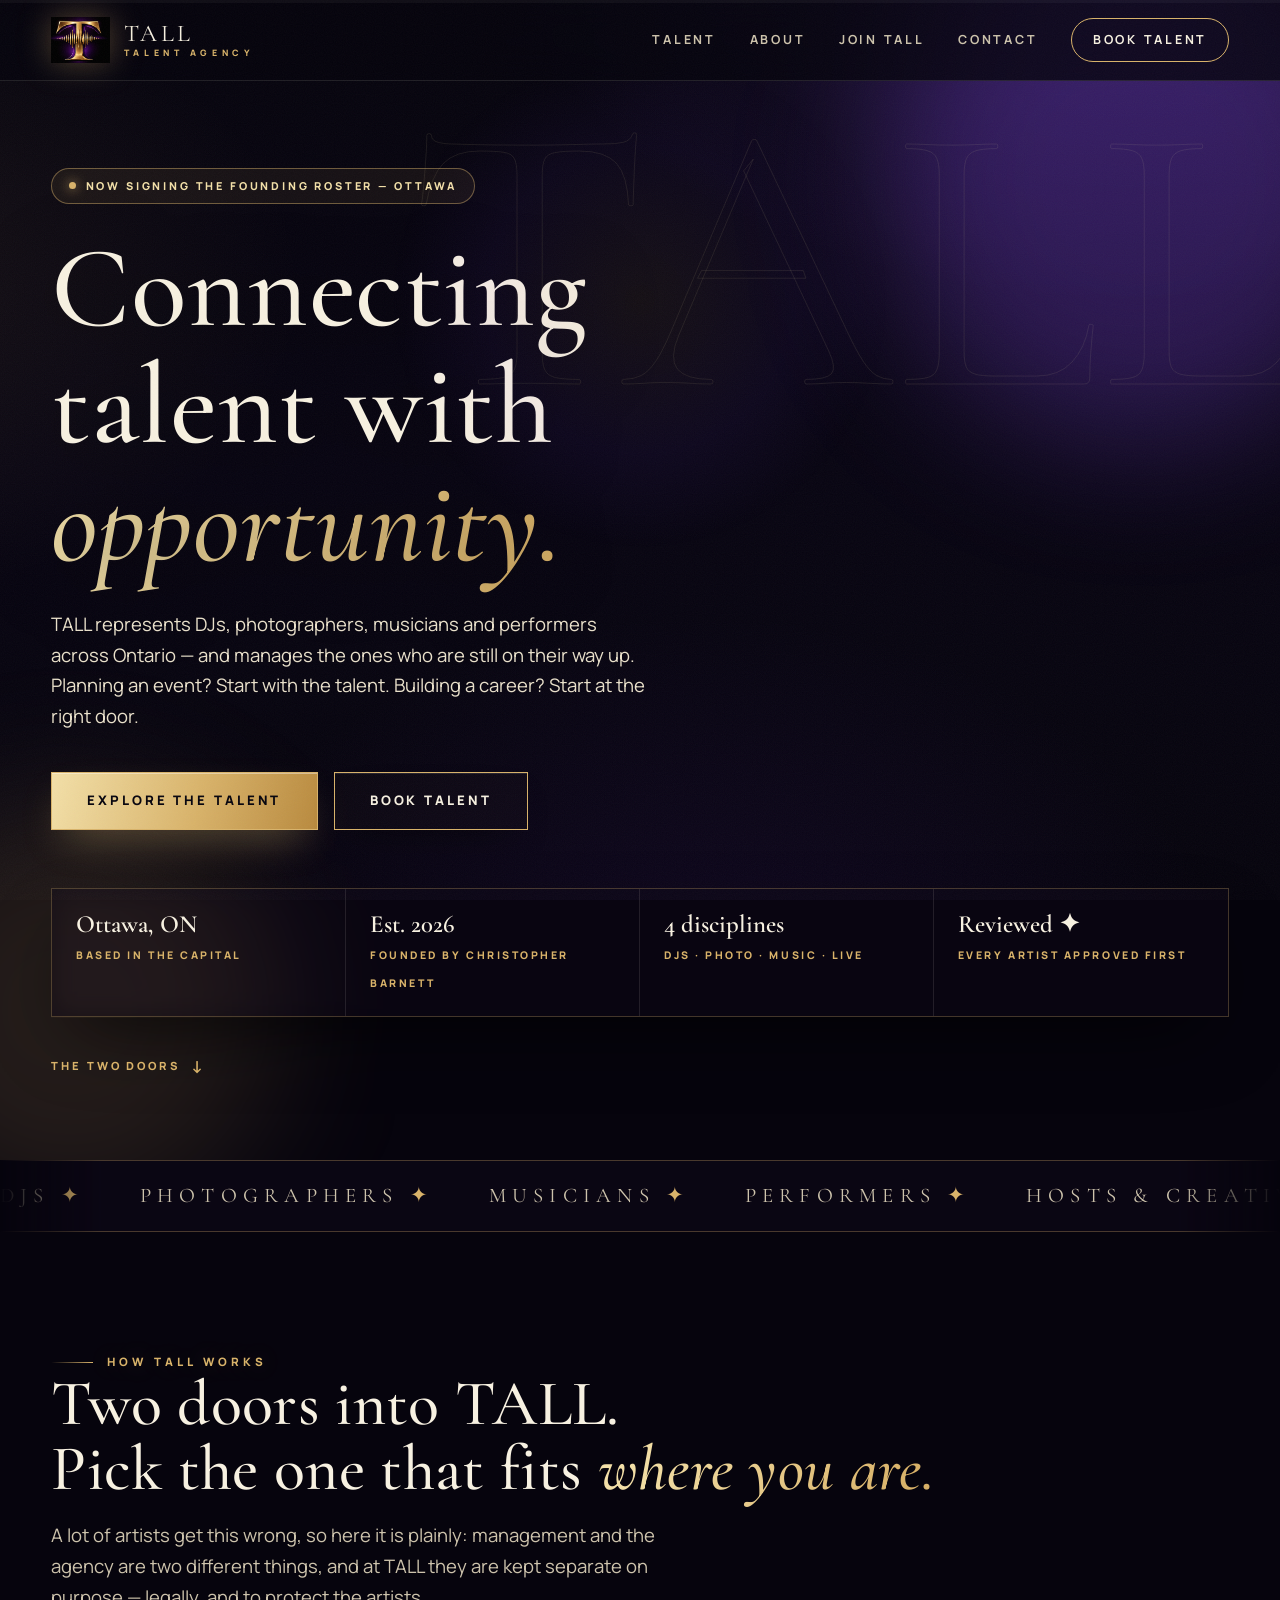
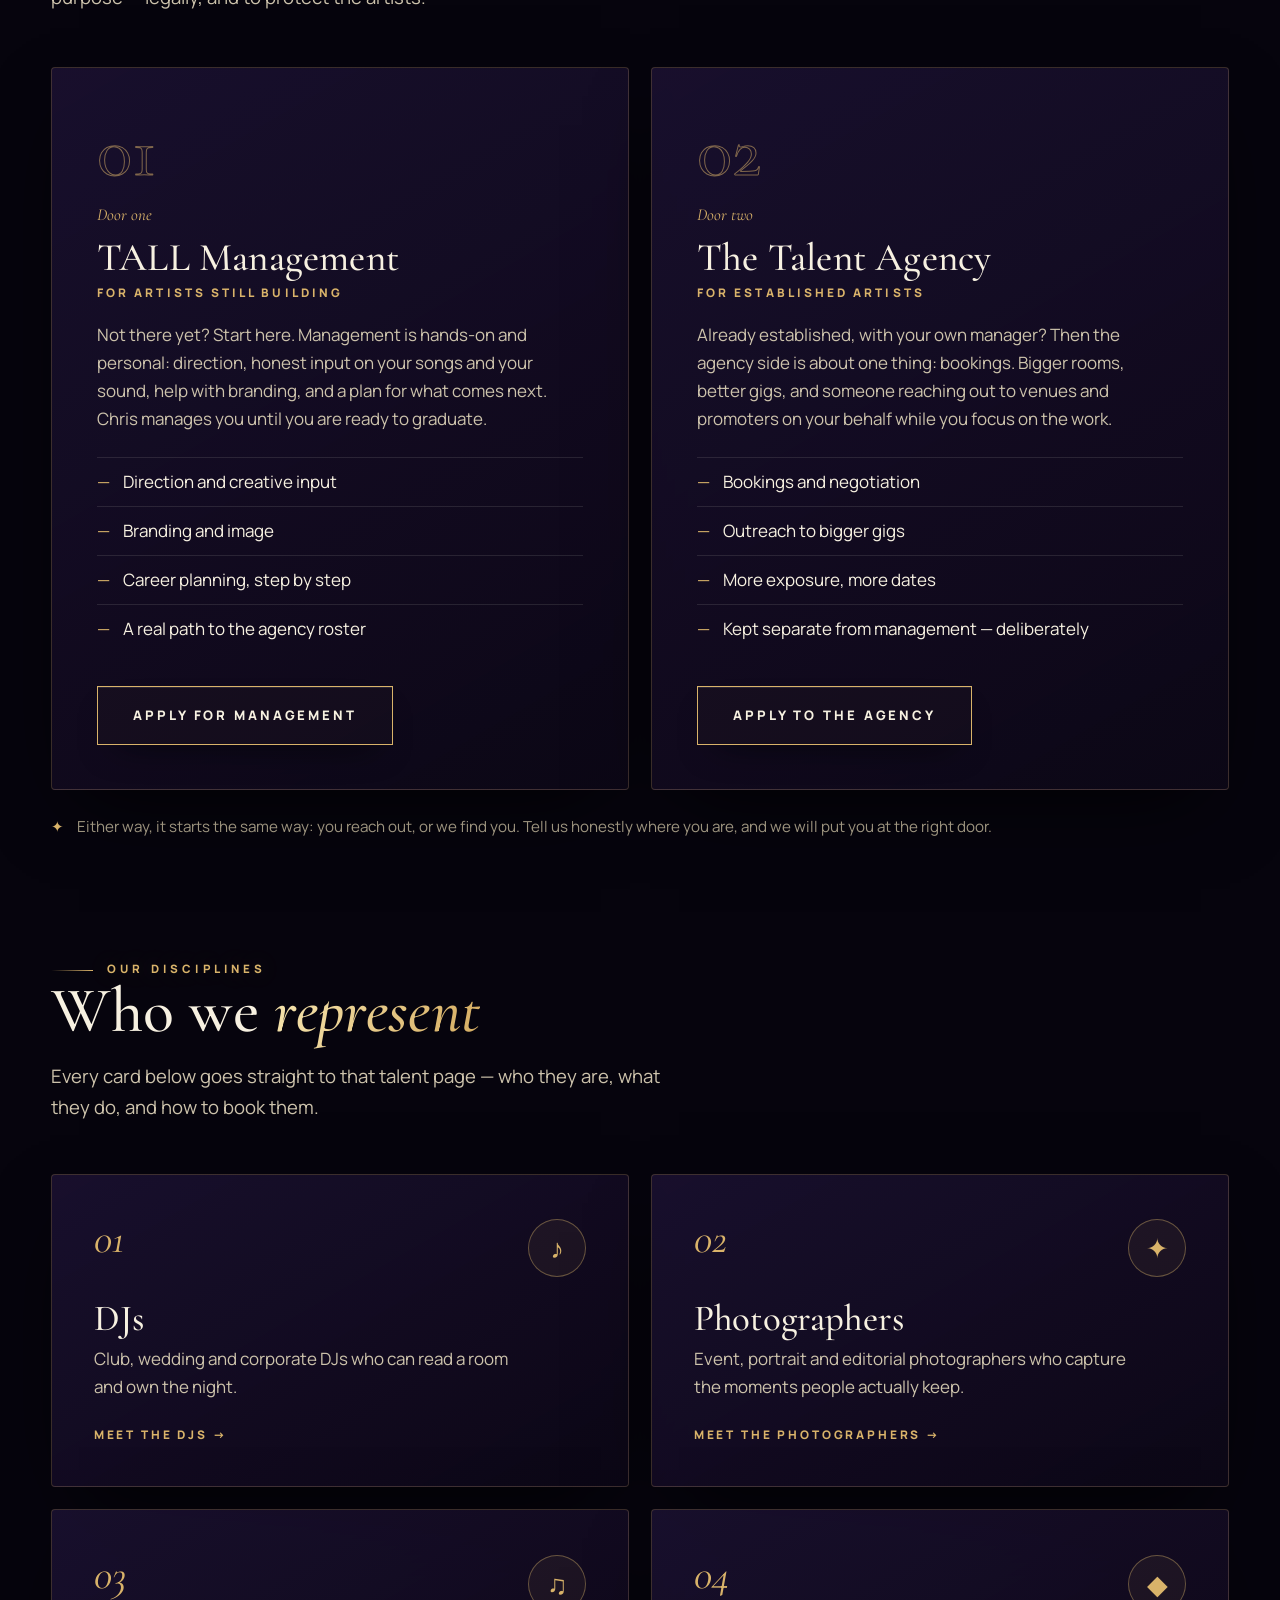
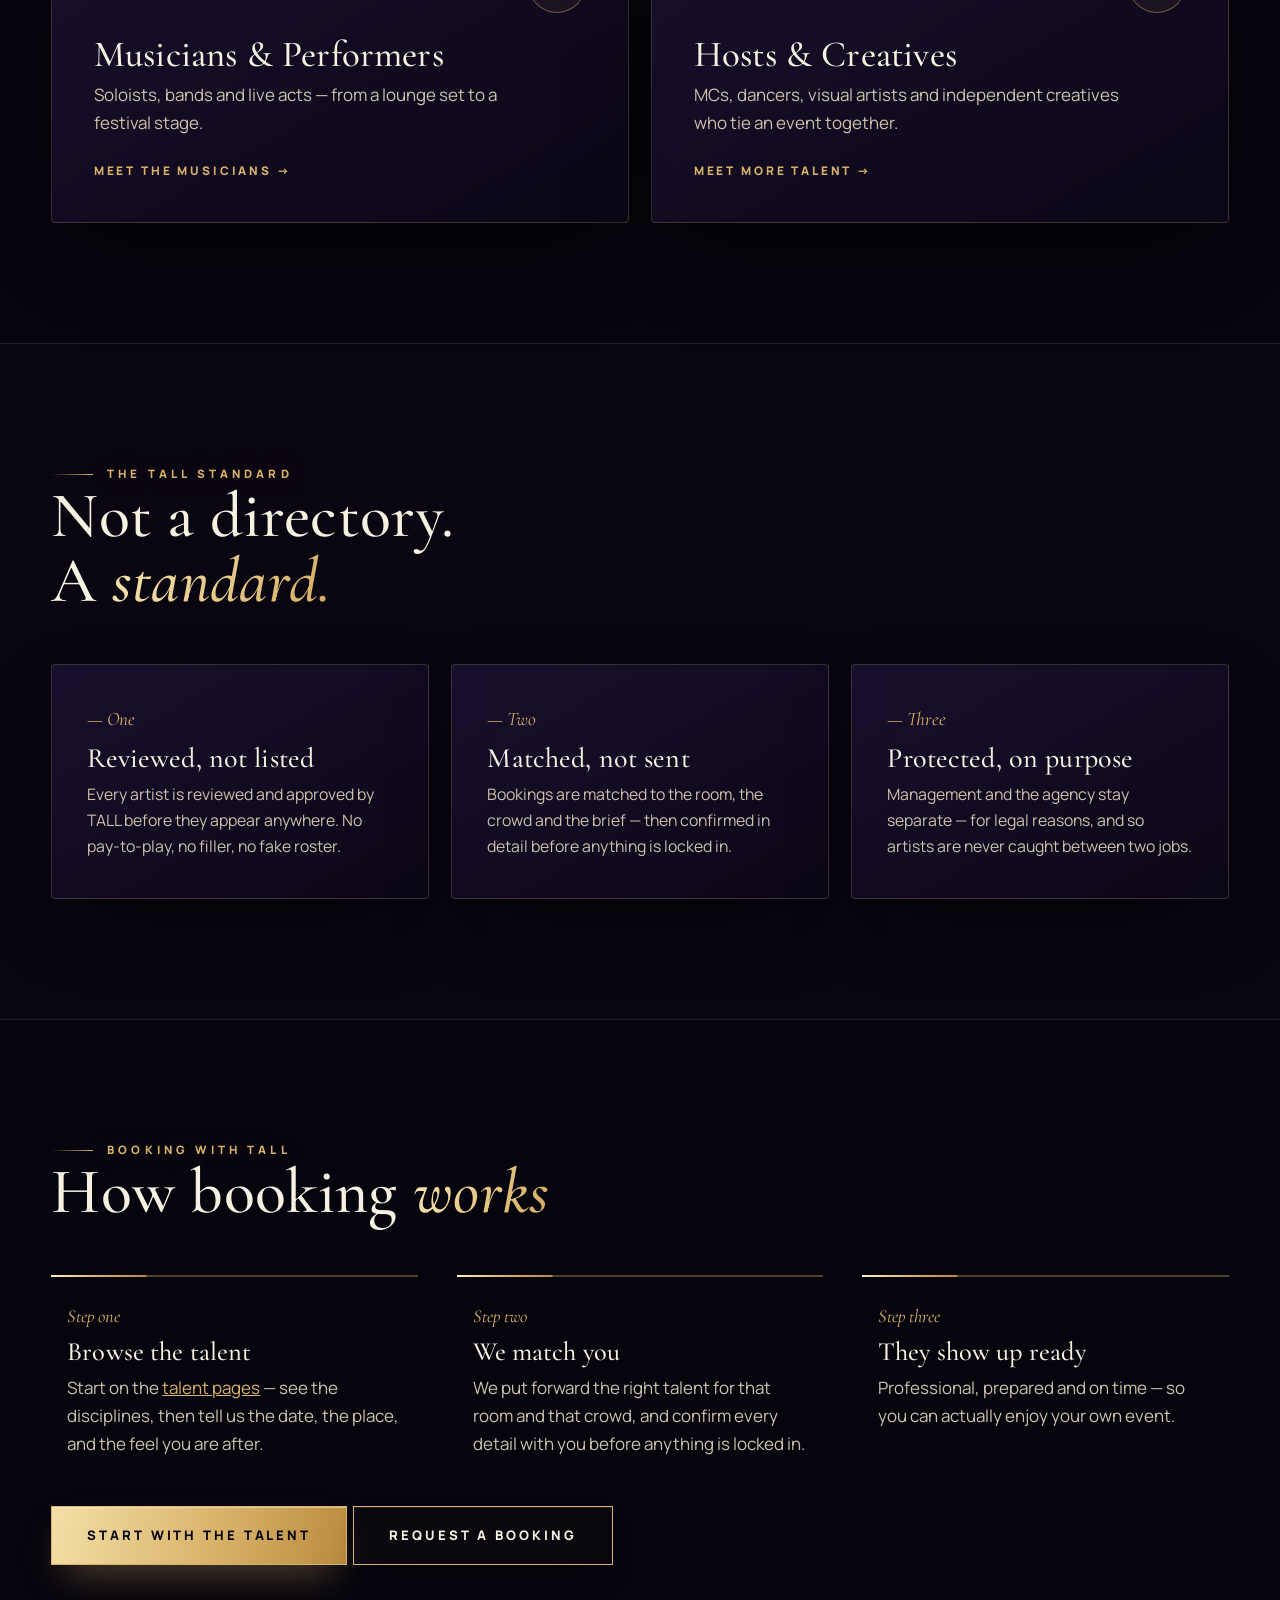
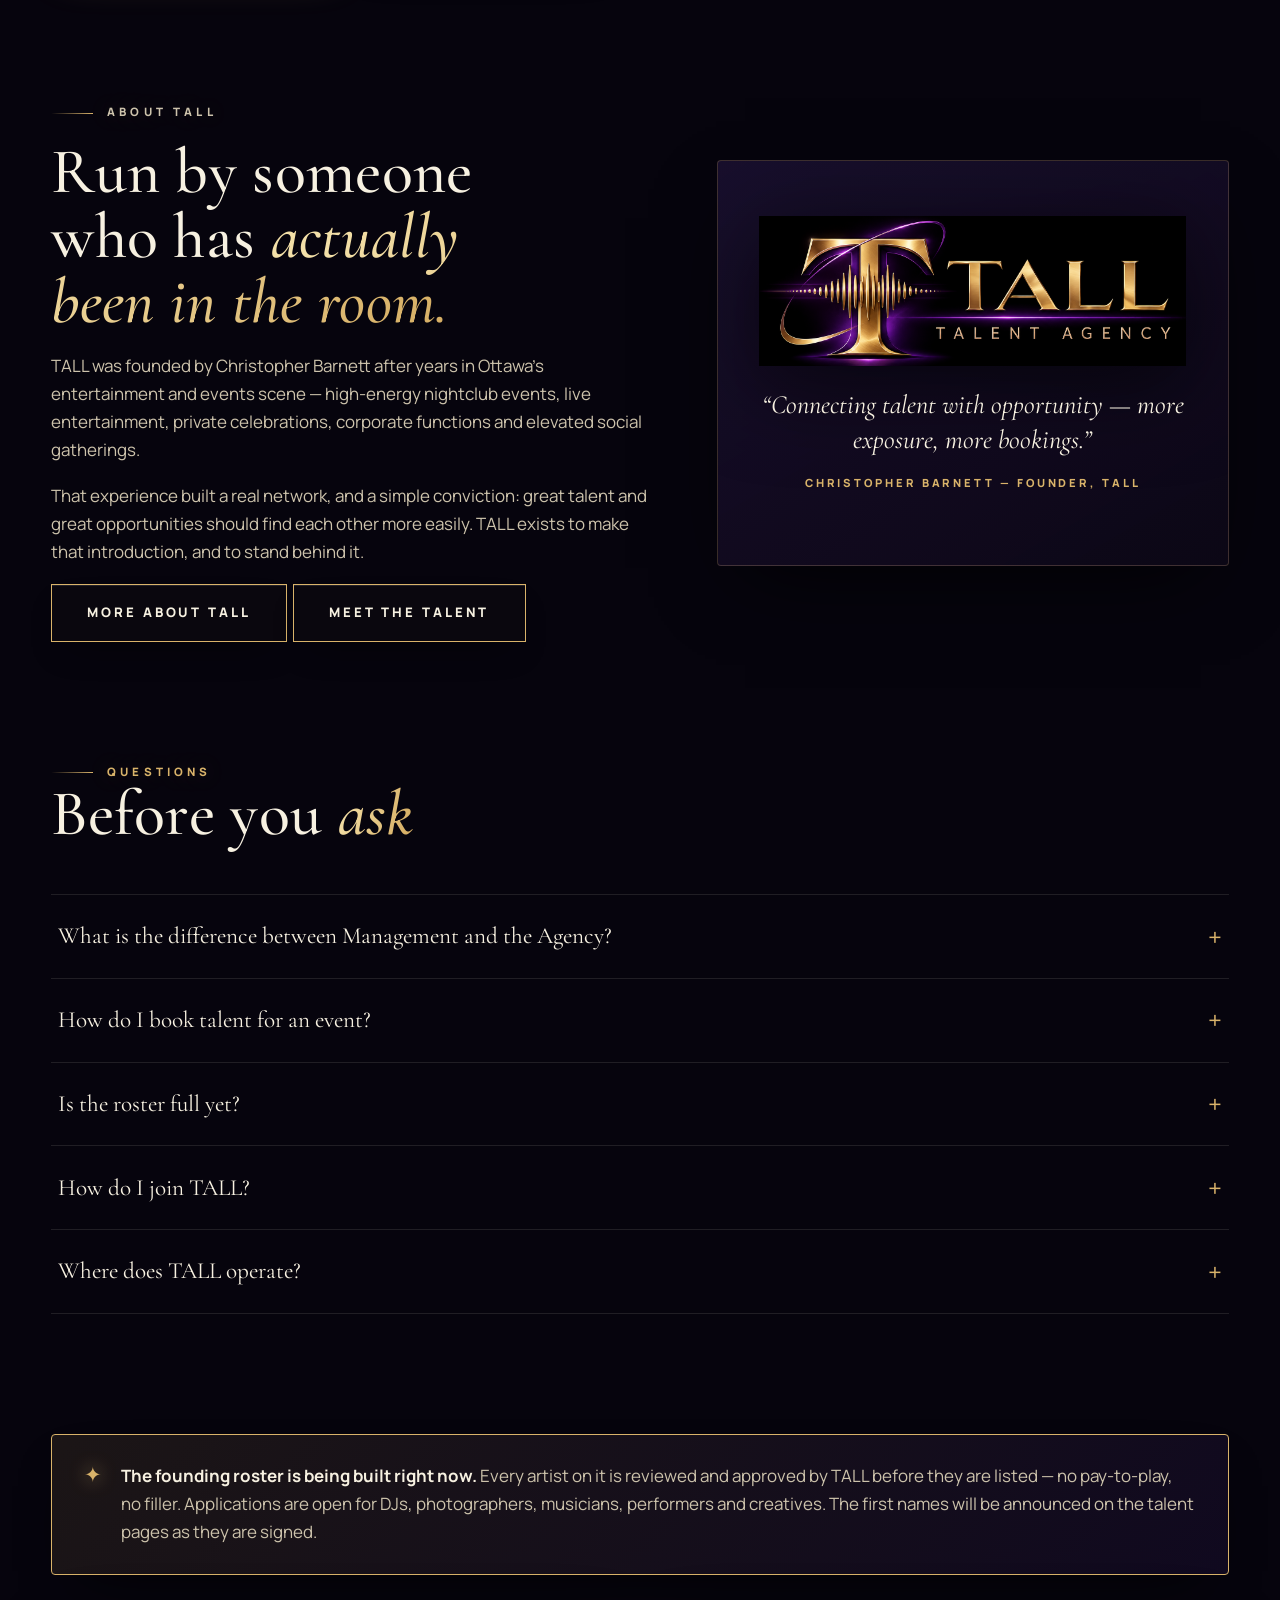
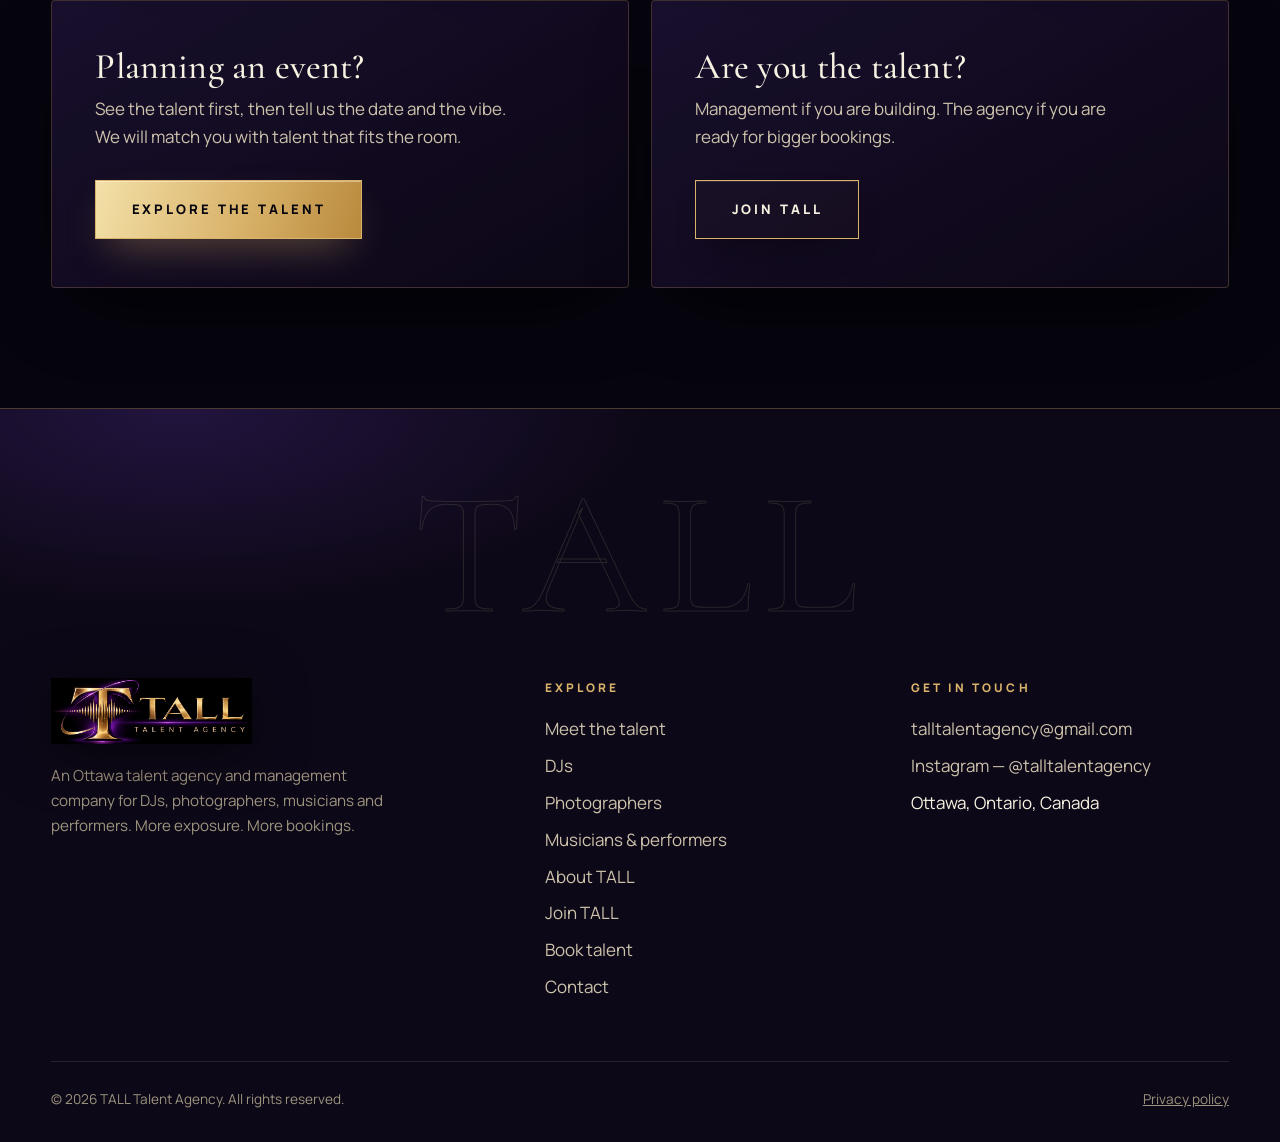
<file: index.html>
<!DOCTYPE html>
<html lang="en-CA">
<head>
<meta charset="utf-8">
<meta name="viewport" content="width=device-width, initial-scale=1">
<title>TALL Talent Agency — Ottawa Talent Agency &amp; Management</title>
<meta name="description" content="Ottawa talent agency and management company for DJs, photographers, musicians and performers. Book talent for your event, or apply for management and representation.">
<meta name="theme-color" content="#06040d">
<meta property="og:type" content="website">
<meta property="og:title" content="TALL Talent Agency — Ottawa Talent Agency &amp; Management">
<meta property="og:description" content="Ottawa talent agency and management company for DJs, photographers, musicians and performers. Book talent for your event, or apply for management and representation.">
<meta property="og:image" content="assets/logo-main.png">
<link rel="icon" href="assets/logo-icon.png" type="image/png">
<link rel="preconnect" href="https://fonts.googleapis.com"><link rel="preconnect" href="https://fonts.gstatic.com" crossorigin><link href="https://fonts.googleapis.com/css2?family=Cormorant+Garamond:ital,wght@0,400;0,500;0,600;1,500;1,600&family=Manrope:wght@400;500;600;700;800&display=swap" rel="stylesheet">
<link rel="stylesheet" href="assets/styles.css">
<noscript><style>.reveal{opacity:1!important;transform:none!important;filter:none!important}.hero .inner>*{animation:none!important}</style></noscript>
<script type="application/ld+json">{"@context":"https://schema.org","@type":"LocalBusiness","name":"TALL Talent Agency","description":"Ottawa talent agency and management company for DJs, photographers, musicians and performers.","email":"talltalentagency@gmail.com","address":{"@type":"PostalAddress","addressLocality":"Ottawa","addressRegion":"ON","addressCountry":"CA"},"founder":{"@type":"Person","name":"Christopher Barnett"},"sameAs":["https://www.instagram.com/talltalentagency"]}</script>
</head>
<body>
<div id="glow" aria-hidden="true"></div>
<div class="scroll-progress" aria-hidden="true"><span id="scroll-progress-fill"></span></div>
<header>
  <div class="wrap hbar">
    <a class="brand" href="index.html" aria-label="TALL Talent Agency — home">
      <img src="assets/logo-icon.png" alt="TALL Talent Agency logo">
      <span class="bt">TALL<small>TALENT AGENCY</small></span>
    </a>
    <button class="burger" id="burger" aria-label="Open menu" aria-expanded="false" aria-controls="mainnav">&#9776;</button>
    <nav class="main" id="mainnav" aria-label="Main">
      <a href="talent.html">Talent</a><a href="about.html">About</a><a href="join.html">Join TALL</a><a href="contact.html">Contact</a>
      <a class="cta" href="book.html">Book Talent</a>
    </nav>
  </div>
</header>
<main>

<section class="hero">
  <div class="orb a"></div><div class="orb b"></div><div class="wm" aria-hidden="true">TALL</div>
  <div class="inner">
    <span class="badge"><i></i> Now signing the founding roster — Ottawa</span>
    <h1>Connecting talent with <em class="gold">opportunity.</em></h1>
    <p class="sub">TALL represents DJs, photographers, musicians and performers across Ontario — and manages the ones who are still on their way up. Planning an event? Start with the talent. Building a career? Start at the right door.</p>
    <div class="cta-row">
      <a class="btn solid" href="talent.html"><span>Explore the talent</span></a>
      <a class="btn" href="book.html"><span>Book talent</span></a>
    </div>
    <div class="stats">
      <div><b>Ottawa, ON</b><span>Based in the capital</span></div>
      <div><b>Est. 2026</b><span>Founded by Christopher Barnett</span></div>
      <div><b>4 disciplines</b><span>DJs · Photo · Music · Live</span></div>
      <div><b>Reviewed ✦</b><span>Every artist approved first</span></div>
    </div>
    <a class="scroll-cue" href="#doors">The two doors <b aria-hidden="true">↓</b></a>
  </div>
</section>
<div class="marquee" aria-hidden="true"><div class="track">
  <span>DJs <b>✦</b></span><span>Photographers <b>✦</b></span><span>Musicians <b>✦</b></span><span>Performers <b>✦</b></span><span>Hosts &amp; Creatives <b>✦</b></span>
  <span>DJs <b>✦</b></span><span>Photographers <b>✦</b></span><span>Musicians <b>✦</b></span><span>Performers <b>✦</b></span><span>Hosts &amp; Creatives <b>✦</b></span>
</div></div>

<section class="doors" id="doors">
  <div class="wrap">
    <p class="label reveal">How TALL works</p>
    <h2 class="reveal">Two doors into TALL.<br>Pick the one that fits <em class="gold">where you are.</em></h2>
    <p class="lead reveal" style="margin-top:1.2rem">A lot of artists get this wrong, so here it is plainly: management and the agency are two different things, and at TALL they are kept separate on purpose — legally, and to protect the artists.</p>
    <div class="door-grid">
      <div class="door glass reveal tilt">
        <div class="big-no">01</div>
        <div class="no">Door one</div>
        <h3>TALL Management</h3>
        <div class="who">For artists still building</div>
        <p>Not there yet? Start here. Management is hands-on and personal: direction, honest input on your songs and your sound, help with branding, and a plan for what comes next. Chris manages you until you are ready to graduate.</p>
        <ul>
          <li>Direction and creative input</li>
          <li>Branding and image</li>
          <li>Career planning, step by step</li>
          <li>A real path to the agency roster</li>
        </ul>
        <a class="btn" href="join.html?path=Management"><span>Apply for management</span></a>
      </div>
      <div class="door glass reveal tilt">
        <div class="big-no">02</div>
        <div class="no">Door two</div>
        <h3>The Talent Agency</h3>
        <div class="who">For established artists</div>
        <p>Already established, with your own manager? Then the agency side is about one thing: bookings. Bigger rooms, better gigs, and someone reaching out to venues and promoters on your behalf while you focus on the work.</p>
        <ul>
          <li>Bookings and negotiation</li>
          <li>Outreach to bigger gigs</li>
          <li>More exposure, more dates</li>
          <li>Kept separate from management — deliberately</li>
        </ul>
        <a class="btn" href="join.html?path=Agency"><span>Apply to the agency</span></a>
      </div>
    </div>
    <p class="door-note reveal">Either way, it starts the same way: you reach out, or we find you. Tell us honestly where you are, and we will put you at the right door.</p>
  </div>
</section>

<section style="padding-top:0">
  <div class="wrap">
    <p class="label reveal">Our disciplines</p>
    <h2 class="reveal">Who we <em class="gold">represent</em></h2>
    <p class="lead reveal" style="margin-top:1.1rem">Every card below goes straight to that talent page — who they are, what they do, and how to book them.</p>
    <div class="disc-grid">
      <a class="disc-card glass reveal" href="talent.html#djs">
        <div class="top"><span class="num">01</span><span class="sym">♪</span></div>
        <h3>DJs</h3>
        <p>Club, wedding and corporate DJs who can read a room and own the night.</p>
        <span class="go">Meet the DJs →</span>
      </a>
      <a class="disc-card glass reveal" href="talent.html#photographers">
        <div class="top"><span class="num">02</span><span class="sym">✦</span></div>
        <h3>Photographers</h3>
        <p>Event, portrait and editorial photographers who capture the moments people actually keep.</p>
        <span class="go">Meet the photographers →</span>
      </a>
      <a class="disc-card glass reveal" href="talent.html#musicians">
        <div class="top"><span class="num">03</span><span class="sym">♫</span></div>
        <h3>Musicians &amp; Performers</h3>
        <p>Soloists, bands and live acts — from a lounge set to a festival stage.</p>
        <span class="go">Meet the musicians →</span>
      </a>
      <a class="disc-card glass reveal" href="talent.html#more">
        <div class="top"><span class="num">04</span><span class="sym">◆</span></div>
        <h3>Hosts &amp; Creatives</h3>
        <p>MCs, dancers, visual artists and independent creatives who tie an event together.</p>
        <span class="go">Meet more talent →</span>
      </a>
    </div>
  </div>
</section>

<section style="background:rgba(13,8,23,.55);border-top:1px solid var(--line-soft);border-bottom:1px solid var(--line-soft)">
  <div class="wrap">
    <p class="label reveal">The TALL standard</p>
    <h2 class="reveal">Not a directory.<br>A <em class="gold">standard.</em></h2>
    <div class="pillars">
      <div class="pillar glass reveal"><div class="n">— One</div><h3>Reviewed, not listed</h3><p>Every artist is reviewed and approved by TALL before they appear anywhere. No pay-to-play, no filler, no fake roster.</p></div>
      <div class="pillar glass reveal"><div class="n">— Two</div><h3>Matched, not sent</h3><p>Bookings are matched to the room, the crowd and the brief — then confirmed in detail before anything is locked in.</p></div>
      <div class="pillar glass reveal"><div class="n">— Three</div><h3>Protected, on purpose</h3><p>Management and the agency stay separate — for legal reasons, and so artists are never caught between two jobs.</p></div>
    </div>
  </div>
</section>

<section>
  <div class="wrap">
    <p class="label reveal">Booking with TALL</p>
    <h2 class="reveal">How booking <em class="gold">works</em></h2>
    <div class="steps">
      <div class="step reveal"><div class="n">Step one</div><h3>Browse the talent</h3><p>Start on the <a href="talent.html" style="color:var(--gold)">talent pages</a> — see the disciplines, then tell us the date, the place, and the feel you are after.</p></div>
      <div class="step reveal"><div class="n">Step two</div><h3>We match you</h3><p>We put forward the right talent for that room and that crowd, and confirm every detail with you before anything is locked in.</p></div>
      <div class="step reveal"><div class="n">Step three</div><h3>They show up ready</h3><p>Professional, prepared and on time — so you can actually enjoy your own event.</p></div>
    </div>
    <div style="margin-top:3rem" class="reveal"><a class="btn solid" href="talent.html"><span>Start with the talent</span></a>&nbsp;&nbsp;<a class="btn" href="book.html"><span>Request a booking</span></a></div>
  </div>
</section>

<section style="padding-top:0">
  <div class="wrap split">
    <div class="reveal">
      <p class="label">About TALL</p>
      <h2 style="margin:.8rem 0 .4rem">Run by someone who has <em class="gold">actually been in the room.</em></h2>
      <p>TALL was founded by Christopher Barnett after years in Ottawa&rsquo;s entertainment and events scene — high-energy nightclub events, live entertainment, private celebrations, corporate functions and elevated social gatherings.</p>
      <p>That experience built a real network, and a simple conviction: great talent and great opportunities should find each other more easily. TALL exists to make that introduction, and to stand behind it.</p>
      <a class="btn" href="about.html"><span>More about TALL</span></a>&nbsp;&nbsp;<a class="btn" href="talent.html"><span>Meet the talent</span></a>
    </div>
    <div class="logo-panel glass reveal">
      <img src="assets/logo-main.png" alt="TALL Talent Agency logo">
      <p class="q">&ldquo;Connecting talent with opportunity — more exposure, more bookings.&rdquo;</p>
      <p class="by">Christopher Barnett — Founder, TALL</p>
    </div>
  </div>
</section>

<section style="padding-top:0">
  <div class="wrap">
    <p class="label reveal">Questions</p>
    <h2 class="reveal">Before you <em class="gold">ask</em></h2>
    <div class="faq reveal">
      <details><summary>What is the difference between Management and the Agency?</summary><p>Management is for artists still building — direction, input on songs and sound, branding and a career plan, hands-on until you graduate. The Agency is for established artists who already have a manager — it is bookings only: bigger gigs, more exposure, real outreach. The two sides are kept separate on purpose, for legal reasons and to protect artists.</p></details>
      <details><summary>How do I book talent for an event?</summary><p>Start on the <a href="talent.html" style="color:var(--gold)">talent pages</a> to see the disciplines, then send the booking form with your date, location and what you are after. TALL matches the right talent to your room and crowd and confirms every detail with you before anything is locked in.</p></details>
      <details><summary>Is the roster full yet?</summary><p>TALL launched in November 2026 and the founding roster is being signed now. Every artist is reviewed and approved before they are listed, and the first names will be announced on the talent pages as they are confirmed. In the meantime, bookings are matched from TALL&rsquo;s wider network.</p></details>
      <details><summary>How do I join TALL?</summary><p>Apply on the Join page and pick your door honestly — Management if you are building, the Agency if you are established, or &ldquo;not sure&rdquo; and TALL will place you. Every application is reviewed personally and nothing is published without your approval.</p></details>
      <details><summary>Where does TALL operate?</summary><p>TALL is based in Ottawa, Ontario, and works with talent and events across Ontario.</p></details>
    </div>
  </div>
</section>

<section style="padding-top:0">
  <div class="wrap">
    <div class="notice reveal">
      <div class="star">✦</div>
      <p><strong>The founding roster is being built right now.</strong> Every artist on it is reviewed and approved by TALL before they are listed — no pay-to-play, no filler. Applications are open for DJs, photographers, musicians, performers and creatives. The first names will be announced on the talent pages as they are signed.</p>
    </div>
    <div class="ctaband reveal" style="margin-top:1.6rem">
      <div class="glass">
        <h3>Planning an event?</h3>
        <p>See the talent first, then tell us the date and the vibe. We will match you with talent that fits the room.</p>
        <a class="btn solid" href="talent.html"><span>Explore the talent</span></a>
      </div>
      <div class="glass">
        <h3>Are you the talent?</h3>
        <p>Management if you are building. The agency if you are ready for bigger bookings.</p>
        <a class="btn" href="join.html"><span>Join TALL</span></a>
      </div>
    </div>
  </div>
</section>

</main>
<footer>
  <div class="wrap">
    <div class="giant" aria-hidden="true">TALL</div>
    <div class="fgrid2">
      <div>
        <img class="flogo" src="assets/logo-main.png" alt="TALL Talent Agency">
        <p>An Ottawa talent agency and management company for DJs, photographers, musicians and performers. More exposure. More bookings.</p>
      </div>
      <div>
        <h4>Explore</h4>
        <ul>
          <li><a href="talent.html">Meet the talent</a></li>
          <li><a href="talent.html#djs">DJs</a></li>
          <li><a href="talent.html#photographers">Photographers</a></li>
          <li><a href="talent.html#musicians">Musicians &amp; performers</a></li>
          <li><a href="about.html">About TALL</a></li>
          <li><a href="join.html">Join TALL</a></li>
          <li><a href="book.html">Book talent</a></li>
          <li><a href="contact.html">Contact</a></li>
        </ul>
      </div>
      <div>
        <h4>Get in touch</h4>
        <ul>
          <li><a href="mailto:talltalentagency@gmail.com">talltalentagency@gmail.com</a></li>
          <li><a href="https://www.instagram.com/talltalentagency" target="_blank" rel="noopener">Instagram — @talltalentagency</a></li>
          <li>Ottawa, Ontario, Canada</li>
        </ul>
      </div>
    </div>
    <div class="fbot">
      <span>&copy; <span id="yr">2026</span> TALL Talent Agency. All rights reserved.</span>
      <span><a href="privacy.html" style="color:inherit">Privacy policy</a></span>
    </div>
  </div>
</footer>
<script src="assets/site.js"></script>
</body>
</html>
</file>
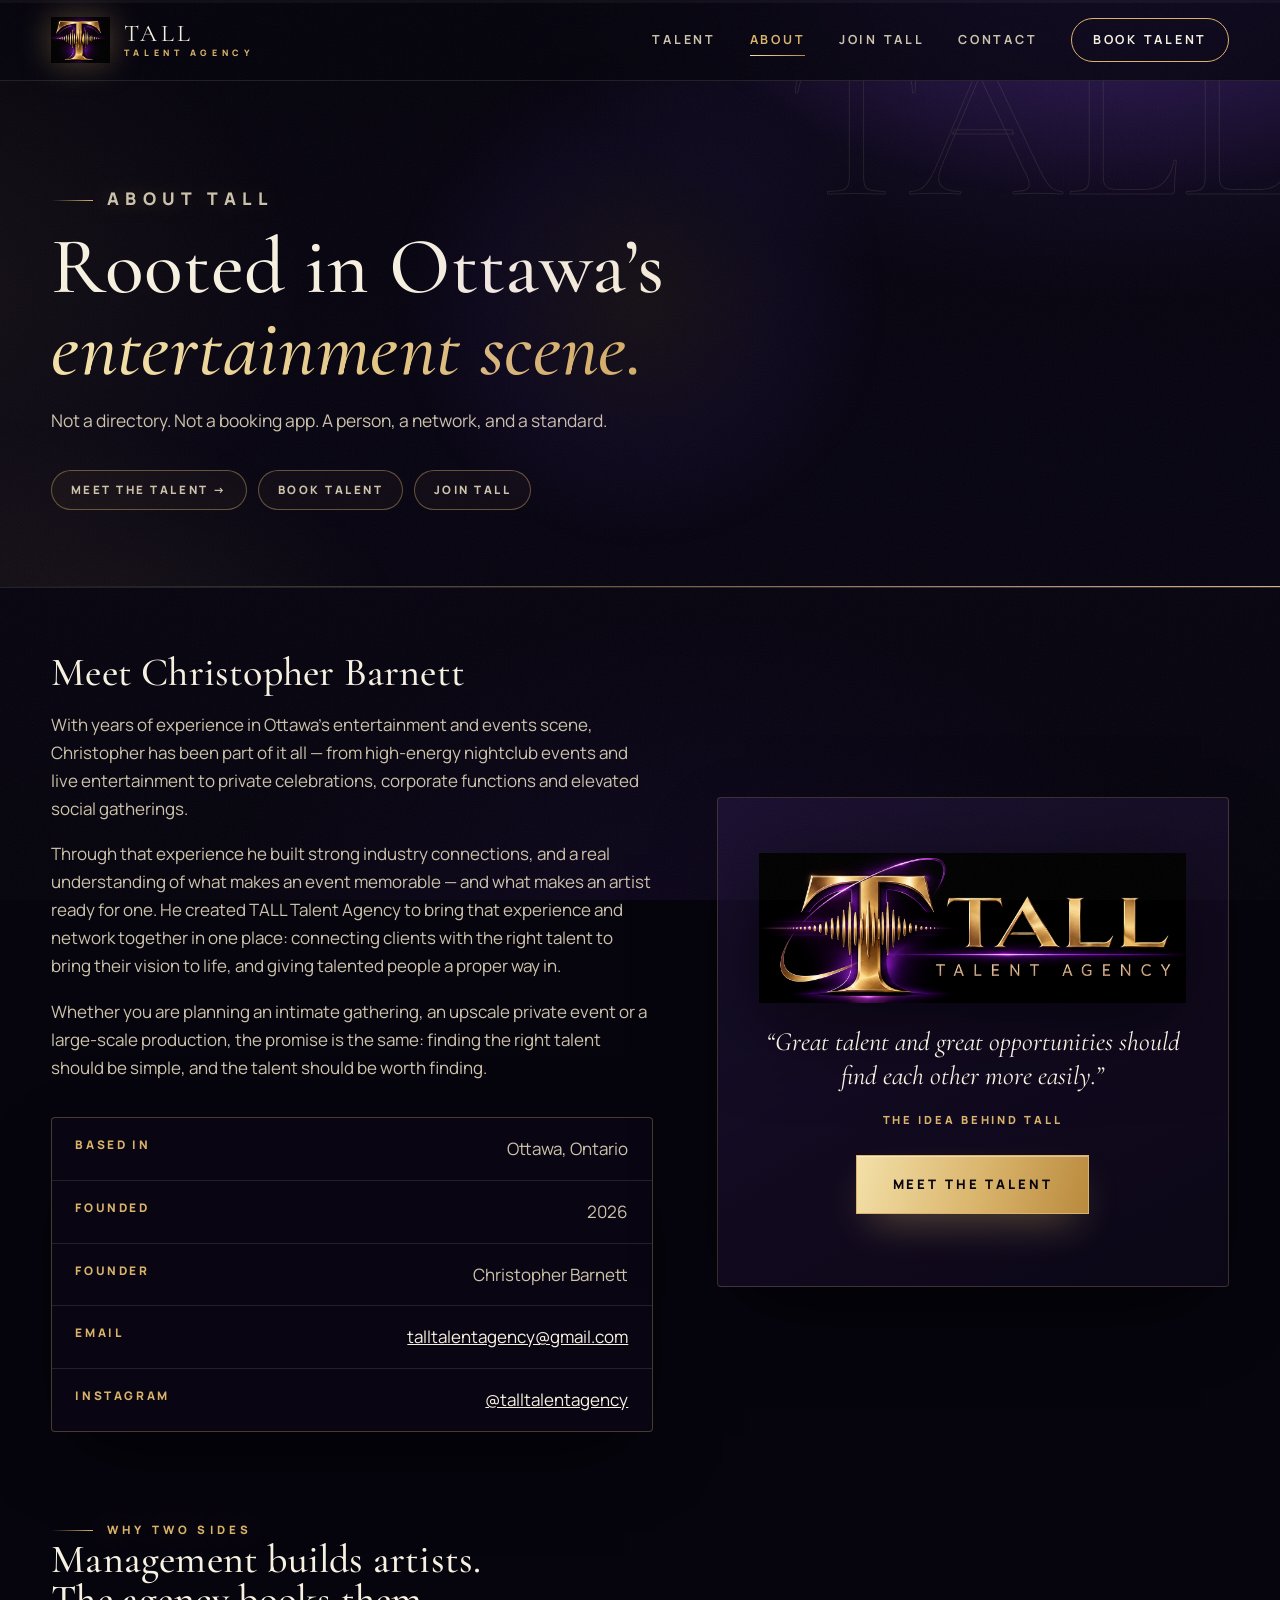
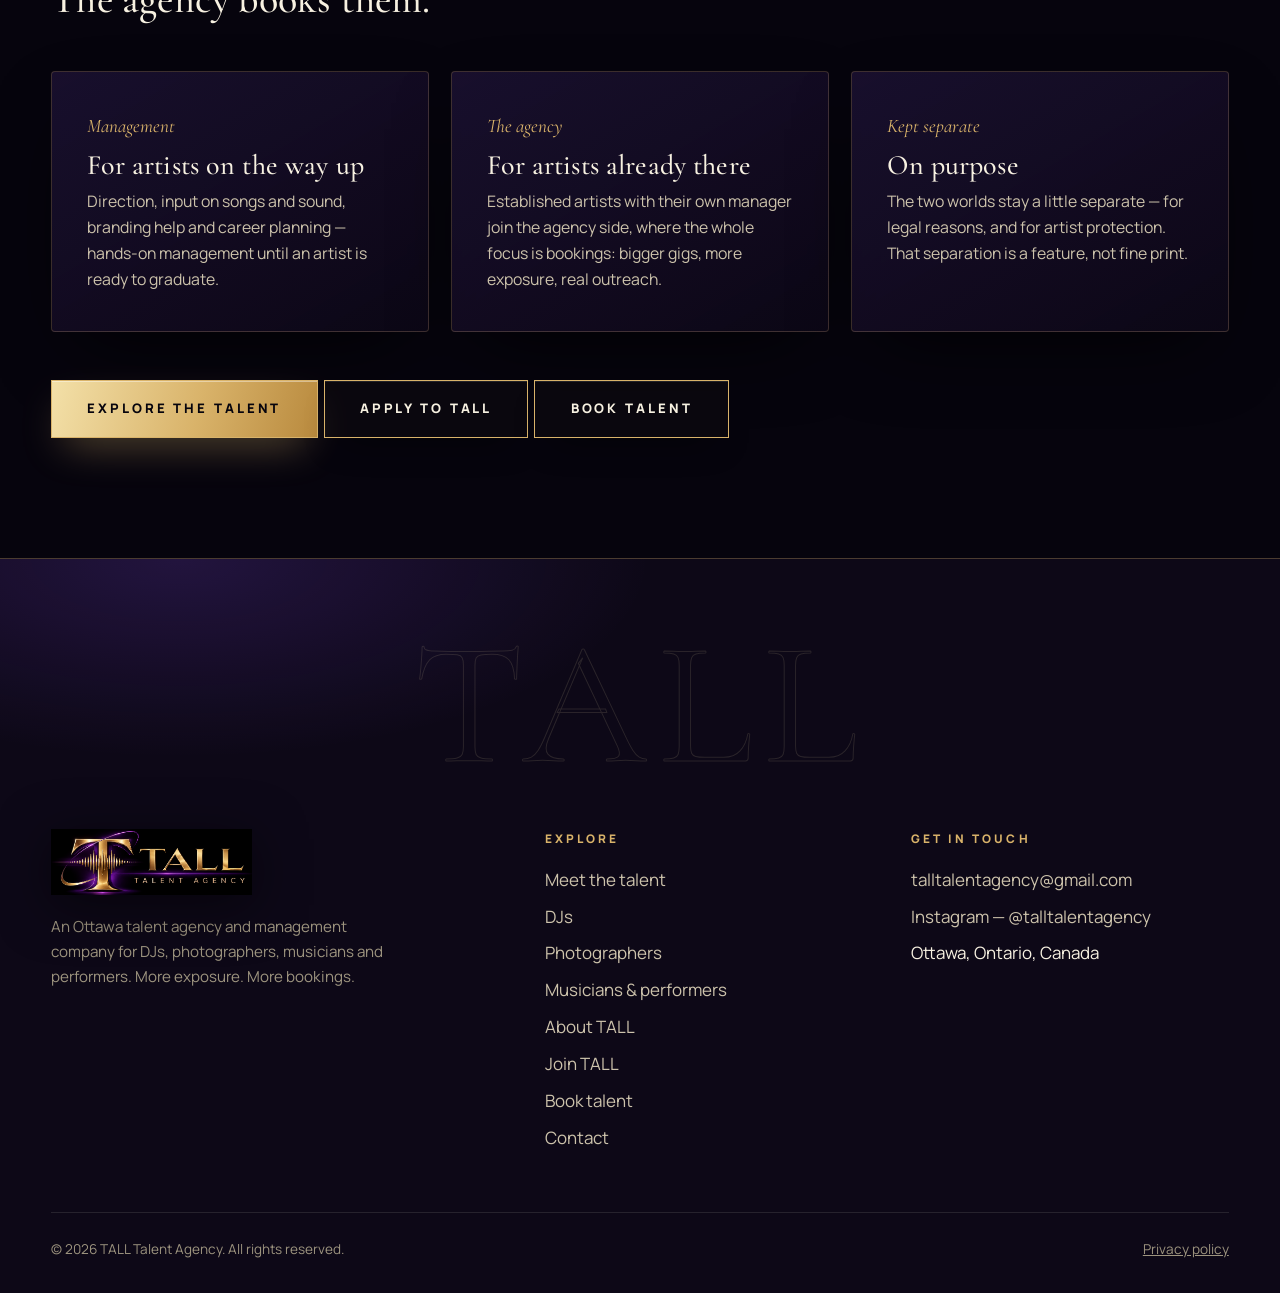
<file: about.html>
<!DOCTYPE html>
<html lang="en-CA">
<head>
<meta charset="utf-8">
<meta name="viewport" content="width=device-width, initial-scale=1">
<title>About TALL | TALL Talent Agency</title>
<meta name="description" content="TALL Talent Agency was founded in Ottawa by Christopher Barnett after years in the city's entertainment and events scene. Management for artists building up; an agency for artists ready to book bigger.">
<meta name="theme-color" content="#06040d">
<meta property="og:type" content="website">
<meta property="og:title" content="About TALL | TALL Talent Agency">
<meta property="og:description" content="TALL Talent Agency was founded in Ottawa by Christopher Barnett after years in the city's entertainment and events scene. Management for artists building up; an agency for artists ready to book bigger.">
<meta property="og:image" content="assets/logo-main.png">
<link rel="icon" href="assets/logo-icon.png" type="image/png">
<link rel="preconnect" href="https://fonts.googleapis.com"><link rel="preconnect" href="https://fonts.gstatic.com" crossorigin><link href="https://fonts.googleapis.com/css2?family=Cormorant+Garamond:ital,wght@0,400;0,500;0,600;1,500;1,600&family=Manrope:wght@400;500;600;700;800&display=swap" rel="stylesheet">
<link rel="stylesheet" href="assets/styles.css">
<noscript><style>.reveal{opacity:1!important;transform:none!important;filter:none!important}.hero .inner>*{animation:none!important}</style></noscript>
<script type="application/ld+json">{"@context":"https://schema.org","@type":"LocalBusiness","name":"TALL Talent Agency","description":"Ottawa talent agency and management company for DJs, photographers, musicians and performers.","email":"talltalentagency@gmail.com","address":{"@type":"PostalAddress","addressLocality":"Ottawa","addressRegion":"ON","addressCountry":"CA"},"founder":{"@type":"Person","name":"Christopher Barnett"},"sameAs":["https://www.instagram.com/talltalentagency"]}</script>
</head>
<body>
<div id="glow" aria-hidden="true"></div>
<div class="scroll-progress" aria-hidden="true"><span id="scroll-progress-fill"></span></div>
<header>
  <div class="wrap hbar">
    <a class="brand" href="index.html" aria-label="TALL Talent Agency — home">
      <img src="assets/logo-icon.png" alt="TALL Talent Agency logo">
      <span class="bt">TALL<small>TALENT AGENCY</small></span>
    </a>
    <button class="burger" id="burger" aria-label="Open menu" aria-expanded="false" aria-controls="mainnav">&#9776;</button>
    <nav class="main" id="mainnav" aria-label="Main">
      <a href="talent.html">Talent</a><a href="about.html" aria-current="page">About</a><a href="join.html">Join TALL</a><a href="contact.html">Contact</a>
      <a class="cta" href="book.html">Book Talent</a>
    </nav>
  </div>
</header>
<main>

<div class="phead"><div class="wrap">
  <p class="label">About TALL</p>
  <h1>Rooted in Ottawa&rsquo;s <em class="gold">entertainment scene.</em></h1>
  <p>Not a directory. Not a booking app. A person, a network, and a standard.</p>
  <div class="pills"><a href="talent.html">Meet the talent →</a><a href="book.html">Book talent</a><a href="join.html">Join TALL</a></div>
</div></div>
<section style="padding-top:4rem">
  <div class="wrap split">
    <div class="reveal">
      <h2 style="font-size:2.5rem">Meet Christopher Barnett</h2>
      <p>With years of experience in Ottawa&rsquo;s entertainment and events scene, Christopher has been part of it all — from high-energy nightclub events and live entertainment to private celebrations, corporate functions and elevated social gatherings.</p>
      <p>Through that experience he built strong industry connections, and a real understanding of what makes an event memorable — and what makes an artist ready for one. He created TALL Talent Agency to bring that experience and network together in one place: connecting clients with the right talent to bring their vision to life, and giving talented people a proper way in.</p>
      <p>Whether you are planning an intimate gathering, an upscale private event or a large-scale production, the promise is the same: finding the right talent should be simple, and the talent should be worth finding.</p>
      <dl class="facts" style="margin-top:2.2rem">
        <div><dt>Based in</dt><dd>Ottawa, Ontario</dd></div>
        <div><dt>Founded</dt><dd>2026</dd></div>
        <div><dt>Founder</dt><dd>Christopher Barnett</dd></div>
        <div><dt>Email</dt><dd><a href="mailto:talltalentagency@gmail.com">talltalentagency@gmail.com</a></dd></div>
        <div><dt>Instagram</dt><dd><a href="https://www.instagram.com/talltalentagency" target="_blank" rel="noopener">@talltalentagency</a></dd></div>
      </dl>
    </div>
    <div class="logo-panel glass reveal">
      <img src="assets/logo-main.png" alt="TALL Talent Agency logo">
      <p class="q">&ldquo;Great talent and great opportunities should find each other more easily.&rdquo;</p>
      <p class="by">The idea behind TALL</p>
      <p style="margin-top:1.6rem"><a class="btn solid" href="talent.html"><span>Meet the talent</span></a></p>
    </div>
  </div>
  <div class="wrap" style="margin-top:5.5rem">
    <p class="label reveal">Why two sides</p>
    <h2 class="reveal" style="font-size:2.5rem">Management builds artists.<br>The agency books them.</h2>
    <div class="pillars">
      <div class="pillar glass reveal"><div class="n">Management</div><h3>For artists on the way up</h3><p>Direction, input on songs and sound, branding help and career planning — hands-on management until an artist is ready to graduate.</p></div>
      <div class="pillar glass reveal"><div class="n">The agency</div><h3>For artists already there</h3><p>Established artists with their own manager join the agency side, where the whole focus is bookings: bigger gigs, more exposure, real outreach.</p></div>
      <div class="pillar glass reveal"><div class="n">Kept separate</div><h3>On purpose</h3><p>The two worlds stay a little separate — for legal reasons, and for artist protection. That separation is a feature, not fine print.</p></div>
    </div>
    <div style="margin-top:3rem" class="reveal"><a class="btn solid" href="talent.html"><span>Explore the talent</span></a>&nbsp;&nbsp;<a class="btn" href="join.html"><span>Apply to TALL</span></a>&nbsp;&nbsp;<a class="btn" href="book.html"><span>Book talent</span></a></div>
  </div>
</section>

</main>
<footer>
  <div class="wrap">
    <div class="giant" aria-hidden="true">TALL</div>
    <div class="fgrid2">
      <div>
        <img class="flogo" src="assets/logo-main.png" alt="TALL Talent Agency">
        <p>An Ottawa talent agency and management company for DJs, photographers, musicians and performers. More exposure. More bookings.</p>
      </div>
      <div>
        <h4>Explore</h4>
        <ul>
          <li><a href="talent.html">Meet the talent</a></li>
          <li><a href="talent.html#djs">DJs</a></li>
          <li><a href="talent.html#photographers">Photographers</a></li>
          <li><a href="talent.html#musicians">Musicians &amp; performers</a></li>
          <li><a href="about.html">About TALL</a></li>
          <li><a href="join.html">Join TALL</a></li>
          <li><a href="book.html">Book talent</a></li>
          <li><a href="contact.html">Contact</a></li>
        </ul>
      </div>
      <div>
        <h4>Get in touch</h4>
        <ul>
          <li><a href="mailto:talltalentagency@gmail.com">talltalentagency@gmail.com</a></li>
          <li><a href="https://www.instagram.com/talltalentagency" target="_blank" rel="noopener">Instagram — @talltalentagency</a></li>
          <li>Ottawa, Ontario, Canada</li>
        </ul>
      </div>
    </div>
    <div class="fbot">
      <span>&copy; <span id="yr">2026</span> TALL Talent Agency. All rights reserved.</span>
      <span><a href="privacy.html" style="color:inherit">Privacy policy</a></span>
    </div>
  </div>
</footer>
<script src="assets/site.js"></script>
</body>
</html>
</file>
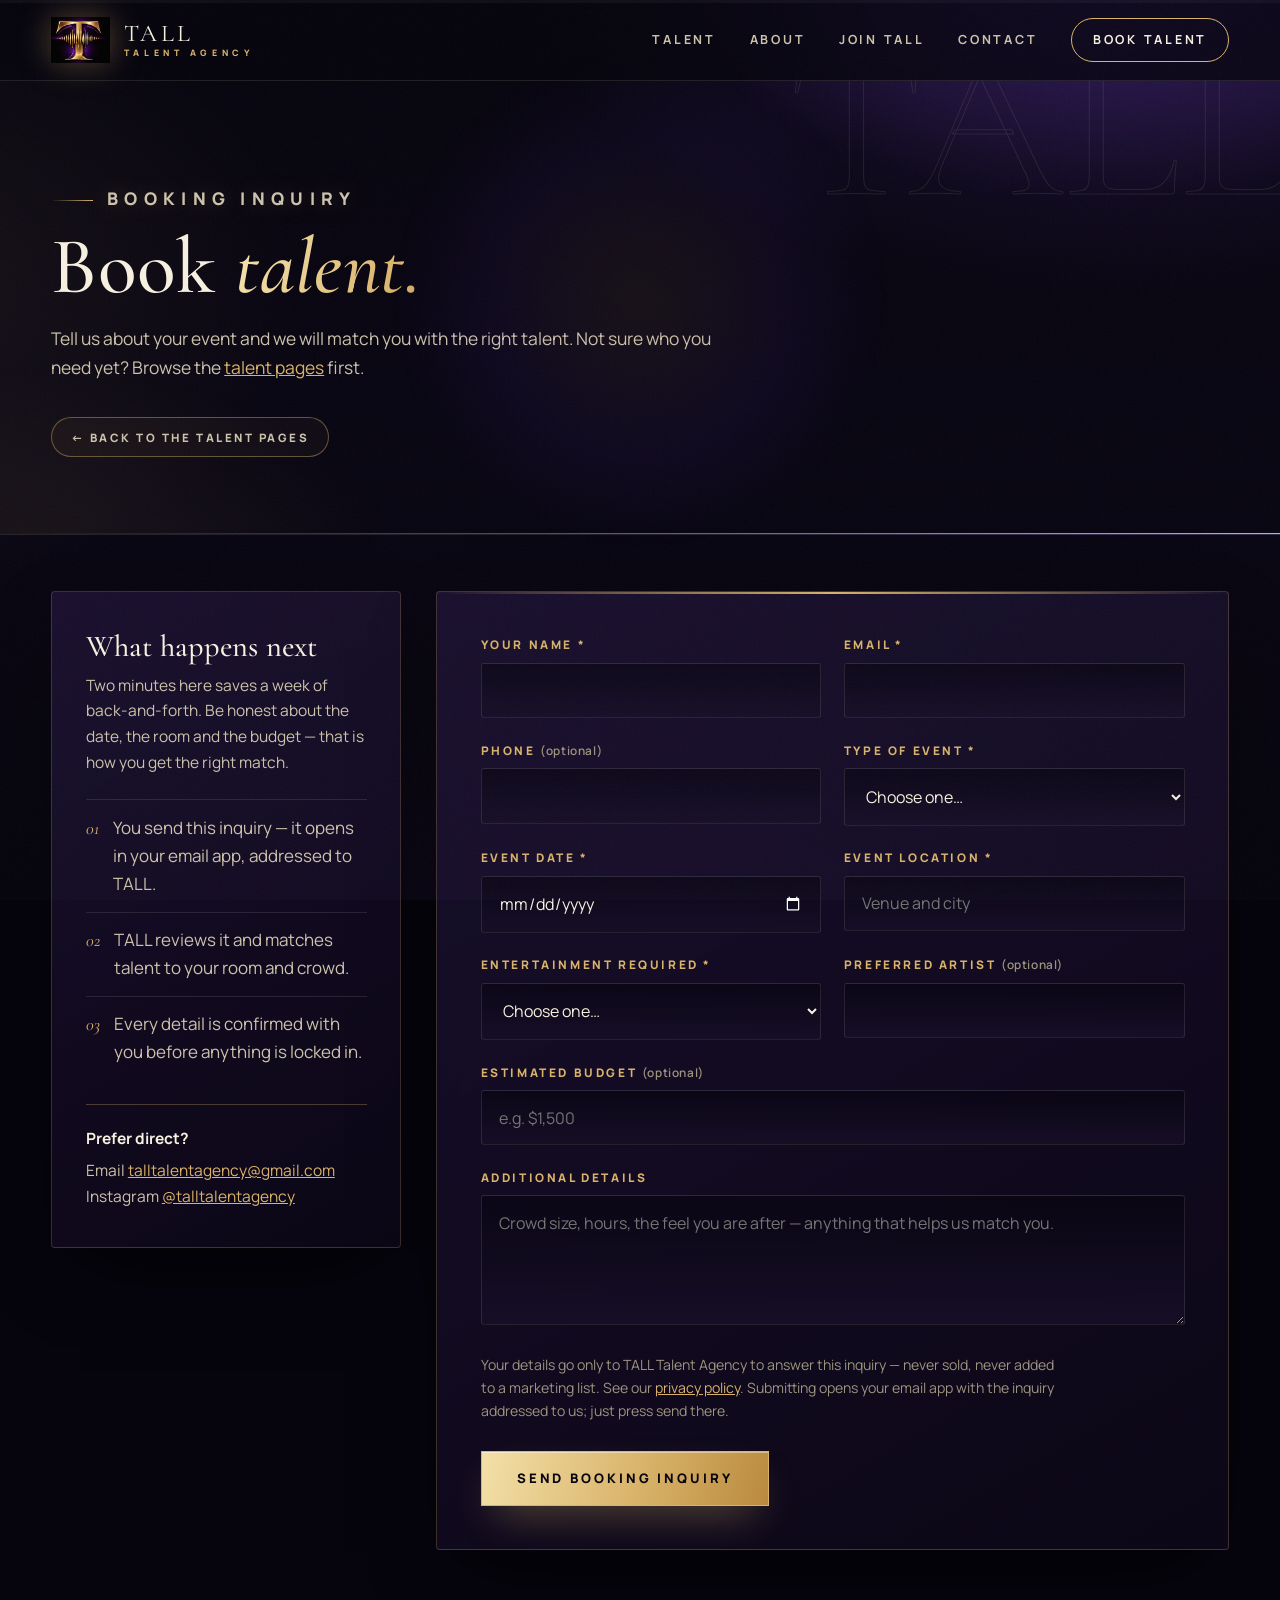
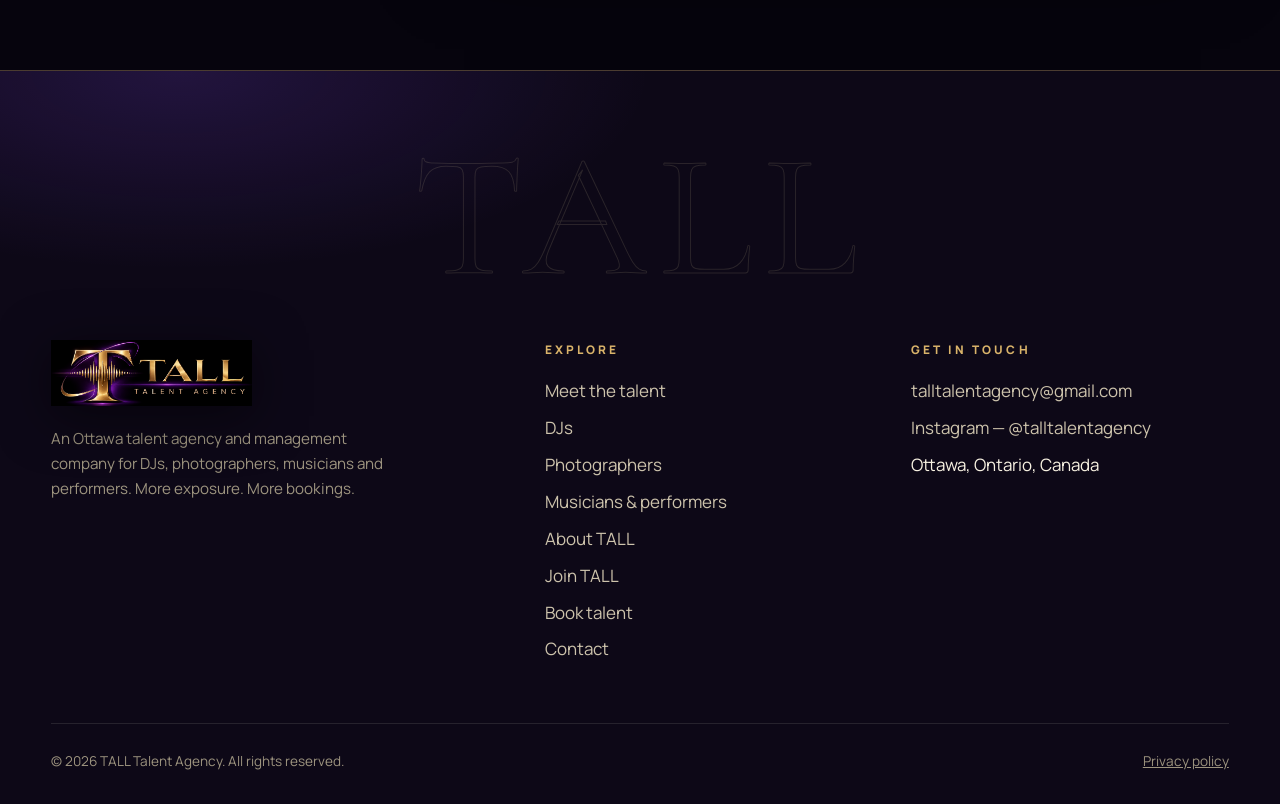
<file: book.html>
<!DOCTYPE html>
<html lang="en-CA">
<head>
<meta charset="utf-8">
<meta name="viewport" content="width=device-width, initial-scale=1">
<title>Book Talent | TALL Talent Agency</title>
<meta name="description" content="Request a booking with TALL Talent Agency: DJs, photographers, musicians and performers for weddings, corporate events, clubs and private parties across Ontario.">
<meta name="theme-color" content="#06040d">
<meta property="og:type" content="website">
<meta property="og:title" content="Book Talent | TALL Talent Agency">
<meta property="og:description" content="Request a booking with TALL Talent Agency: DJs, photographers, musicians and performers for weddings, corporate events, clubs and private parties across Ontario.">
<meta property="og:image" content="assets/logo-main.png">
<link rel="icon" href="assets/logo-icon.png" type="image/png">
<link rel="preconnect" href="https://fonts.googleapis.com"><link rel="preconnect" href="https://fonts.gstatic.com" crossorigin><link href="https://fonts.googleapis.com/css2?family=Cormorant+Garamond:ital,wght@0,400;0,500;0,600;1,500;1,600&family=Manrope:wght@400;500;600;700;800&display=swap" rel="stylesheet">
<link rel="stylesheet" href="assets/styles.css">
<noscript><style>.reveal{opacity:1!important;transform:none!important;filter:none!important}.hero .inner>*{animation:none!important}</style></noscript>
<script type="application/ld+json">{"@context":"https://schema.org","@type":"LocalBusiness","name":"TALL Talent Agency","description":"Ottawa talent agency and management company for DJs, photographers, musicians and performers.","email":"talltalentagency@gmail.com","address":{"@type":"PostalAddress","addressLocality":"Ottawa","addressRegion":"ON","addressCountry":"CA"},"founder":{"@type":"Person","name":"Christopher Barnett"},"sameAs":["https://www.instagram.com/talltalentagency"]}</script>
</head>
<body>
<div id="glow" aria-hidden="true"></div>
<div class="scroll-progress" aria-hidden="true"><span id="scroll-progress-fill"></span></div>
<header>
  <div class="wrap hbar">
    <a class="brand" href="index.html" aria-label="TALL Talent Agency — home">
      <img src="assets/logo-icon.png" alt="TALL Talent Agency logo">
      <span class="bt">TALL<small>TALENT AGENCY</small></span>
    </a>
    <button class="burger" id="burger" aria-label="Open menu" aria-expanded="false" aria-controls="mainnav">&#9776;</button>
    <nav class="main" id="mainnav" aria-label="Main">
      <a href="talent.html">Talent</a><a href="about.html">About</a><a href="join.html">Join TALL</a><a href="contact.html">Contact</a>
      <a class="cta" href="book.html">Book Talent</a>
    </nav>
  </div>
</header>
<main>

<div class="phead"><div class="wrap">
  <p class="label">Booking inquiry</p>
  <h1>Book <em class="gold">talent.</em></h1>
  <p>Tell us about your event and we will match you with the right talent. Not sure who you need yet? Browse the <a href="talent.html" style="color:var(--gold)">talent pages</a> first.</p>
  <div class="pills"><a href="talent.html">← Back to the talent pages</a></div>
</div></div>
<section style="padding-top:3.5rem">
  <div class="wrap form-layout">
    <aside class="side-panel glass reveal">
      <h3>What happens next</h3>
      <p>Two minutes here saves a week of back-and-forth. Be honest about the date, the room and the budget — that is how you get the right match.</p>
      <ol><li>You send this inquiry — it opens in your email app, addressed to TALL.</li><li>TALL reviews it and matches talent to your room and crowd.</li><li>Every detail is confirmed with you before anything is locked in.</li></ol>
      <div class="direct">
        <p style="margin-bottom:.4rem"><strong style="color:var(--cream)">Prefer direct?</strong></p>
        <p>Email <a href="mailto:talltalentagency@gmail.com">talltalentagency@gmail.com</a><br>Instagram <a href="https://www.instagram.com/talltalentagency" target="_blank" rel="noopener">@talltalentagency</a></p>
      </div>
    </aside>
    <div class="reveal"><form id="book-form" onsubmit="return sendForm('book')" novalidate>
      <div class="fgrid">
        <div><label for="b-name">Your name *</label><input id="b-name" name="Name" type="text" required autocomplete="name"></div>
        <div><label for="b-email">Email *</label><input id="b-email" name="Email" type="email" required autocomplete="email"></div>
        <div><label for="b-phone">Phone <span class="opt">(optional)</span></label><input id="b-phone" name="Phone" type="tel" autocomplete="tel"></div>
        <div><label for="b-type">Type of event *</label>
          <select id="b-type" name="Type of event" required>
            <option value="">Choose one…</option><option>Wedding</option><option>Corporate event</option><option>Nightclub / festival</option><option>Private party</option><option>Brand / promotional</option><option>Other</option>
          </select></div>
        <div><label for="b-date">Event date *</label><input id="b-date" name="Event date" type="date" required></div>
        <div><label for="b-loc">Event location *</label><input id="b-loc" name="Event location" type="text" required placeholder="Venue and city"></div>
        <div><label for="b-need">Entertainment required *</label>
          <select id="b-need" name="Entertainment required" required>
            <option value="">Choose one…</option><option>DJ</option><option>Photographer</option><option>Musician / live act</option><option>Host / MC</option><option>Several kinds of talent</option><option>Not sure — advise me</option>
          </select></div>
        <div><label for="b-artist">Preferred artist <span class="opt">(optional)</span></label><input id="b-artist" name="Preferred artist" type="text"></div>
        <div class="full"><label for="b-budget">Estimated budget <span class="opt">(optional)</span></label><input id="b-budget" name="Estimated budget" type="text" placeholder="e.g. $1,500"></div>
        <div class="full"><label for="b-details">Additional details</label><textarea id="b-details" name="Additional details" placeholder="Crowd size, hours, the feel you are after — anything that helps us match you."></textarea></div>
      </div>
      <div class="hp" aria-hidden="true"><label>Leave this field empty<input name="website" type="text" tabindex="-1" autocomplete="off"></label></div>
      <p class="privacy-note">Your details go only to TALL Talent Agency to answer this inquiry — never sold, never added to a marketing list. See our <a href="privacy.html" style="color:var(--gold)">privacy policy</a>. Submitting opens your email app with the inquiry addressed to us; just press send there.</p>
      <button class="btn solid" type="submit"><span>Send booking inquiry</span></button>
      <div class="form-ok" id="book-ok"><strong>Almost done —</strong> your email app should now be open with your inquiry ready to send to talltalentagency@gmail.com. If it did not open, email us directly at that address.</div>
    </form></div>
  </div>
</section>

</main>
<footer>
  <div class="wrap">
    <div class="giant" aria-hidden="true">TALL</div>
    <div class="fgrid2">
      <div>
        <img class="flogo" src="assets/logo-main.png" alt="TALL Talent Agency">
        <p>An Ottawa talent agency and management company for DJs, photographers, musicians and performers. More exposure. More bookings.</p>
      </div>
      <div>
        <h4>Explore</h4>
        <ul>
          <li><a href="talent.html">Meet the talent</a></li>
          <li><a href="talent.html#djs">DJs</a></li>
          <li><a href="talent.html#photographers">Photographers</a></li>
          <li><a href="talent.html#musicians">Musicians &amp; performers</a></li>
          <li><a href="about.html">About TALL</a></li>
          <li><a href="join.html">Join TALL</a></li>
          <li><a href="book.html">Book talent</a></li>
          <li><a href="contact.html">Contact</a></li>
        </ul>
      </div>
      <div>
        <h4>Get in touch</h4>
        <ul>
          <li><a href="mailto:talltalentagency@gmail.com">talltalentagency@gmail.com</a></li>
          <li><a href="https://www.instagram.com/talltalentagency" target="_blank" rel="noopener">Instagram — @talltalentagency</a></li>
          <li>Ottawa, Ontario, Canada</li>
        </ul>
      </div>
    </div>
    <div class="fbot">
      <span>&copy; <span id="yr">2026</span> TALL Talent Agency. All rights reserved.</span>
      <span><a href="privacy.html" style="color:inherit">Privacy policy</a></span>
    </div>
  </div>
</footer>
<script src="assets/site.js"></script>
</body>
</html>
</file>
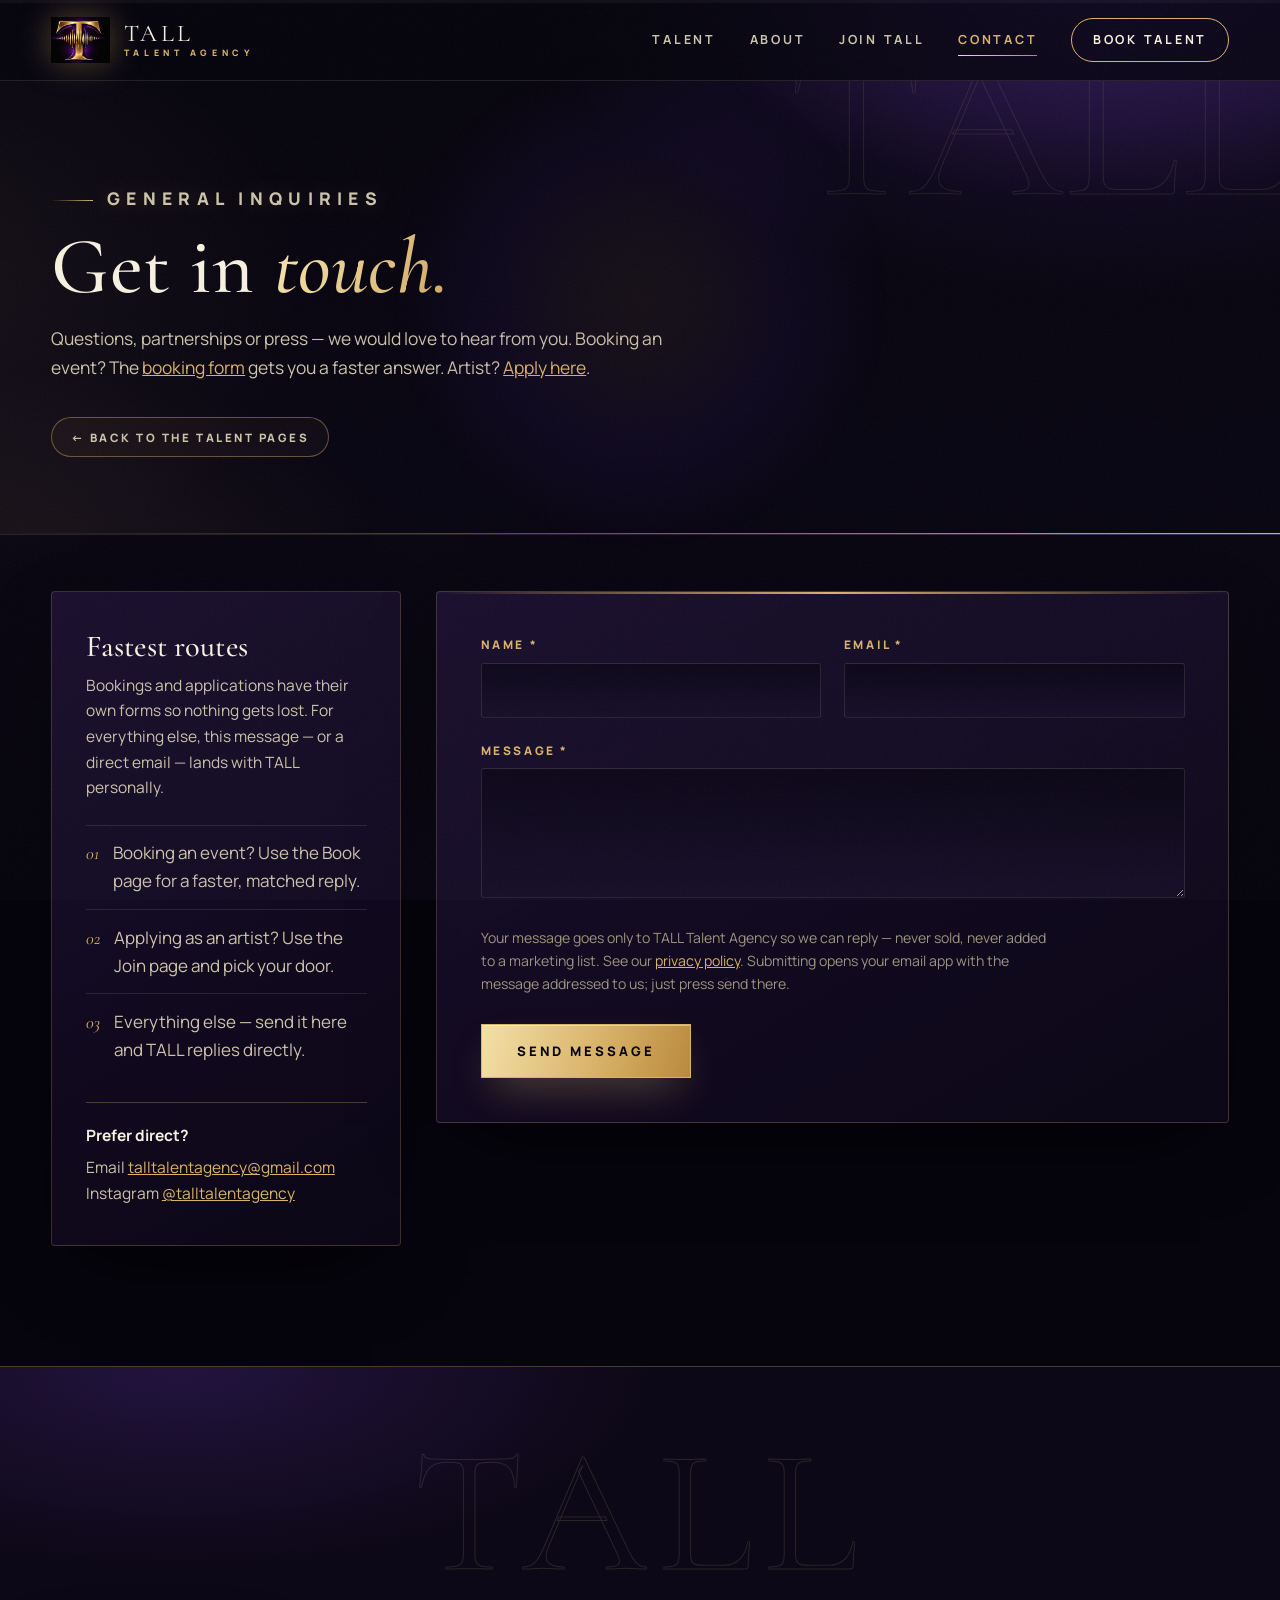
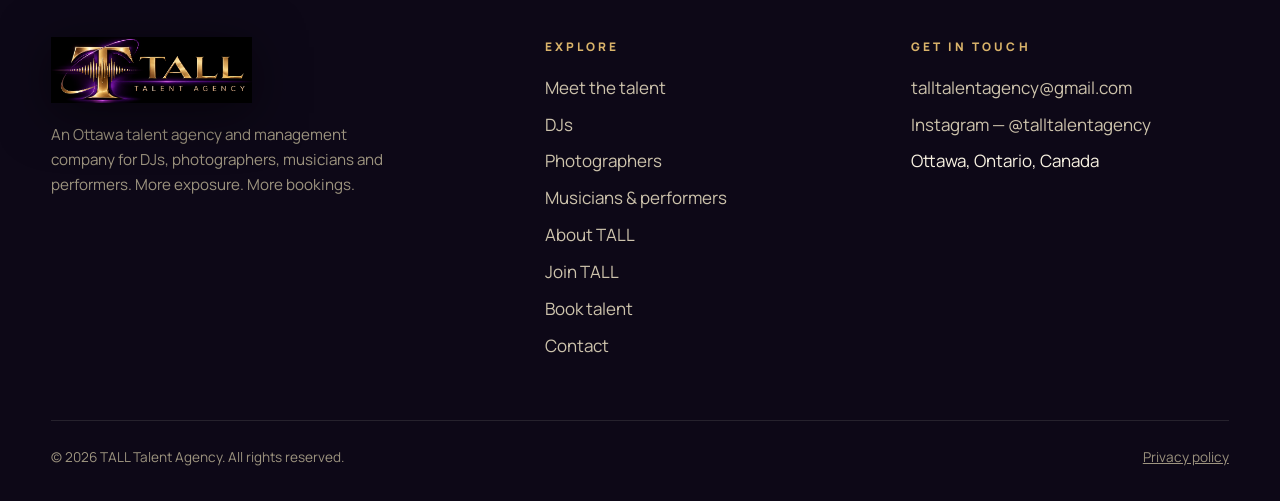
<file: contact.html>
<!DOCTYPE html>
<html lang="en-CA">
<head>
<meta charset="utf-8">
<meta name="viewport" content="width=device-width, initial-scale=1">
<title>Contact | TALL Talent Agency</title>
<meta name="description" content="Contact TALL Talent Agency in Ottawa: questions, partnerships or press. Email talltalentagency@gmail.com or find us on Instagram at @talltalentagency.">
<meta name="theme-color" content="#06040d">
<meta property="og:type" content="website">
<meta property="og:title" content="Contact | TALL Talent Agency">
<meta property="og:description" content="Contact TALL Talent Agency in Ottawa: questions, partnerships or press. Email talltalentagency@gmail.com or find us on Instagram at @talltalentagency.">
<meta property="og:image" content="assets/logo-main.png">
<link rel="icon" href="assets/logo-icon.png" type="image/png">
<link rel="preconnect" href="https://fonts.googleapis.com"><link rel="preconnect" href="https://fonts.gstatic.com" crossorigin><link href="https://fonts.googleapis.com/css2?family=Cormorant+Garamond:ital,wght@0,400;0,500;0,600;1,500;1,600&family=Manrope:wght@400;500;600;700;800&display=swap" rel="stylesheet">
<link rel="stylesheet" href="assets/styles.css">
<noscript><style>.reveal{opacity:1!important;transform:none!important;filter:none!important}.hero .inner>*{animation:none!important}</style></noscript>
<script type="application/ld+json">{"@context":"https://schema.org","@type":"LocalBusiness","name":"TALL Talent Agency","description":"Ottawa talent agency and management company for DJs, photographers, musicians and performers.","email":"talltalentagency@gmail.com","address":{"@type":"PostalAddress","addressLocality":"Ottawa","addressRegion":"ON","addressCountry":"CA"},"founder":{"@type":"Person","name":"Christopher Barnett"},"sameAs":["https://www.instagram.com/talltalentagency"]}</script>
</head>
<body>
<div id="glow" aria-hidden="true"></div>
<div class="scroll-progress" aria-hidden="true"><span id="scroll-progress-fill"></span></div>
<header>
  <div class="wrap hbar">
    <a class="brand" href="index.html" aria-label="TALL Talent Agency — home">
      <img src="assets/logo-icon.png" alt="TALL Talent Agency logo">
      <span class="bt">TALL<small>TALENT AGENCY</small></span>
    </a>
    <button class="burger" id="burger" aria-label="Open menu" aria-expanded="false" aria-controls="mainnav">&#9776;</button>
    <nav class="main" id="mainnav" aria-label="Main">
      <a href="talent.html">Talent</a><a href="about.html">About</a><a href="join.html">Join TALL</a><a href="contact.html" aria-current="page">Contact</a>
      <a class="cta" href="book.html">Book Talent</a>
    </nav>
  </div>
</header>
<main>

<div class="phead"><div class="wrap">
  <p class="label">General inquiries</p>
  <h1>Get in <em class="gold">touch.</em></h1>
  <p>Questions, partnerships or press — we would love to hear from you. Booking an event? The <a href="book.html" style="color:var(--gold)">booking form</a> gets you a faster answer. Artist? <a href="join.html" style="color:var(--gold)">Apply here</a>.</p>
  <div class="pills"><a href="talent.html">← Back to the talent pages</a></div>
</div></div>
<section style="padding-top:3.5rem">
  <div class="wrap form-layout">
    <aside class="side-panel glass reveal">
      <h3>Fastest routes</h3>
      <p>Bookings and applications have their own forms so nothing gets lost. For everything else, this message — or a direct email — lands with TALL personally.</p>
      <ol><li>Booking an event? Use the Book page for a faster, matched reply.</li><li>Applying as an artist? Use the Join page and pick your door.</li><li>Everything else — send it here and TALL replies directly.</li></ol>
      <div class="direct">
        <p style="margin-bottom:.4rem"><strong style="color:var(--cream)">Prefer direct?</strong></p>
        <p>Email <a href="mailto:talltalentagency@gmail.com">talltalentagency@gmail.com</a><br>Instagram <a href="https://www.instagram.com/talltalentagency" target="_blank" rel="noopener">@talltalentagency</a></p>
      </div>
    </aside>
    <div class="reveal"><form id="contact-form" onsubmit="return sendForm('contact')" novalidate>
      <div class="fgrid">
        <div><label for="c-name">Name *</label><input id="c-name" name="Name" type="text" required autocomplete="name"></div>
        <div><label for="c-email">Email *</label><input id="c-email" name="Email" type="email" required autocomplete="email"></div>
        <div class="full"><label for="c-msg">Message *</label><textarea id="c-msg" name="Message" required></textarea></div>
      </div>
      <div class="hp" aria-hidden="true"><label>Leave this field empty<input name="website" type="text" tabindex="-1" autocomplete="off"></label></div>
      <p class="privacy-note">Your message goes only to TALL Talent Agency so we can reply — never sold, never added to a marketing list. See our <a href="privacy.html" style="color:var(--gold)">privacy policy</a>. Submitting opens your email app with the message addressed to us; just press send there.</p>
      <button class="btn solid" type="submit"><span>Send message</span></button>
      <div class="form-ok" id="contact-ok"><strong>Almost done —</strong> your email app should now be open with your message ready to send to talltalentagency@gmail.com. If it did not open, email us directly at that address.</div>
    </form></div>
  </div>
</section>

</main>
<footer>
  <div class="wrap">
    <div class="giant" aria-hidden="true">TALL</div>
    <div class="fgrid2">
      <div>
        <img class="flogo" src="assets/logo-main.png" alt="TALL Talent Agency">
        <p>An Ottawa talent agency and management company for DJs, photographers, musicians and performers. More exposure. More bookings.</p>
      </div>
      <div>
        <h4>Explore</h4>
        <ul>
          <li><a href="talent.html">Meet the talent</a></li>
          <li><a href="talent.html#djs">DJs</a></li>
          <li><a href="talent.html#photographers">Photographers</a></li>
          <li><a href="talent.html#musicians">Musicians &amp; performers</a></li>
          <li><a href="about.html">About TALL</a></li>
          <li><a href="join.html">Join TALL</a></li>
          <li><a href="book.html">Book talent</a></li>
          <li><a href="contact.html">Contact</a></li>
        </ul>
      </div>
      <div>
        <h4>Get in touch</h4>
        <ul>
          <li><a href="mailto:talltalentagency@gmail.com">talltalentagency@gmail.com</a></li>
          <li><a href="https://www.instagram.com/talltalentagency" target="_blank" rel="noopener">Instagram — @talltalentagency</a></li>
          <li>Ottawa, Ontario, Canada</li>
        </ul>
      </div>
    </div>
    <div class="fbot">
      <span>&copy; <span id="yr">2026</span> TALL Talent Agency. All rights reserved.</span>
      <span><a href="privacy.html" style="color:inherit">Privacy policy</a></span>
    </div>
  </div>
</footer>
<script src="assets/site.js"></script>
</body>
</html>
</file>
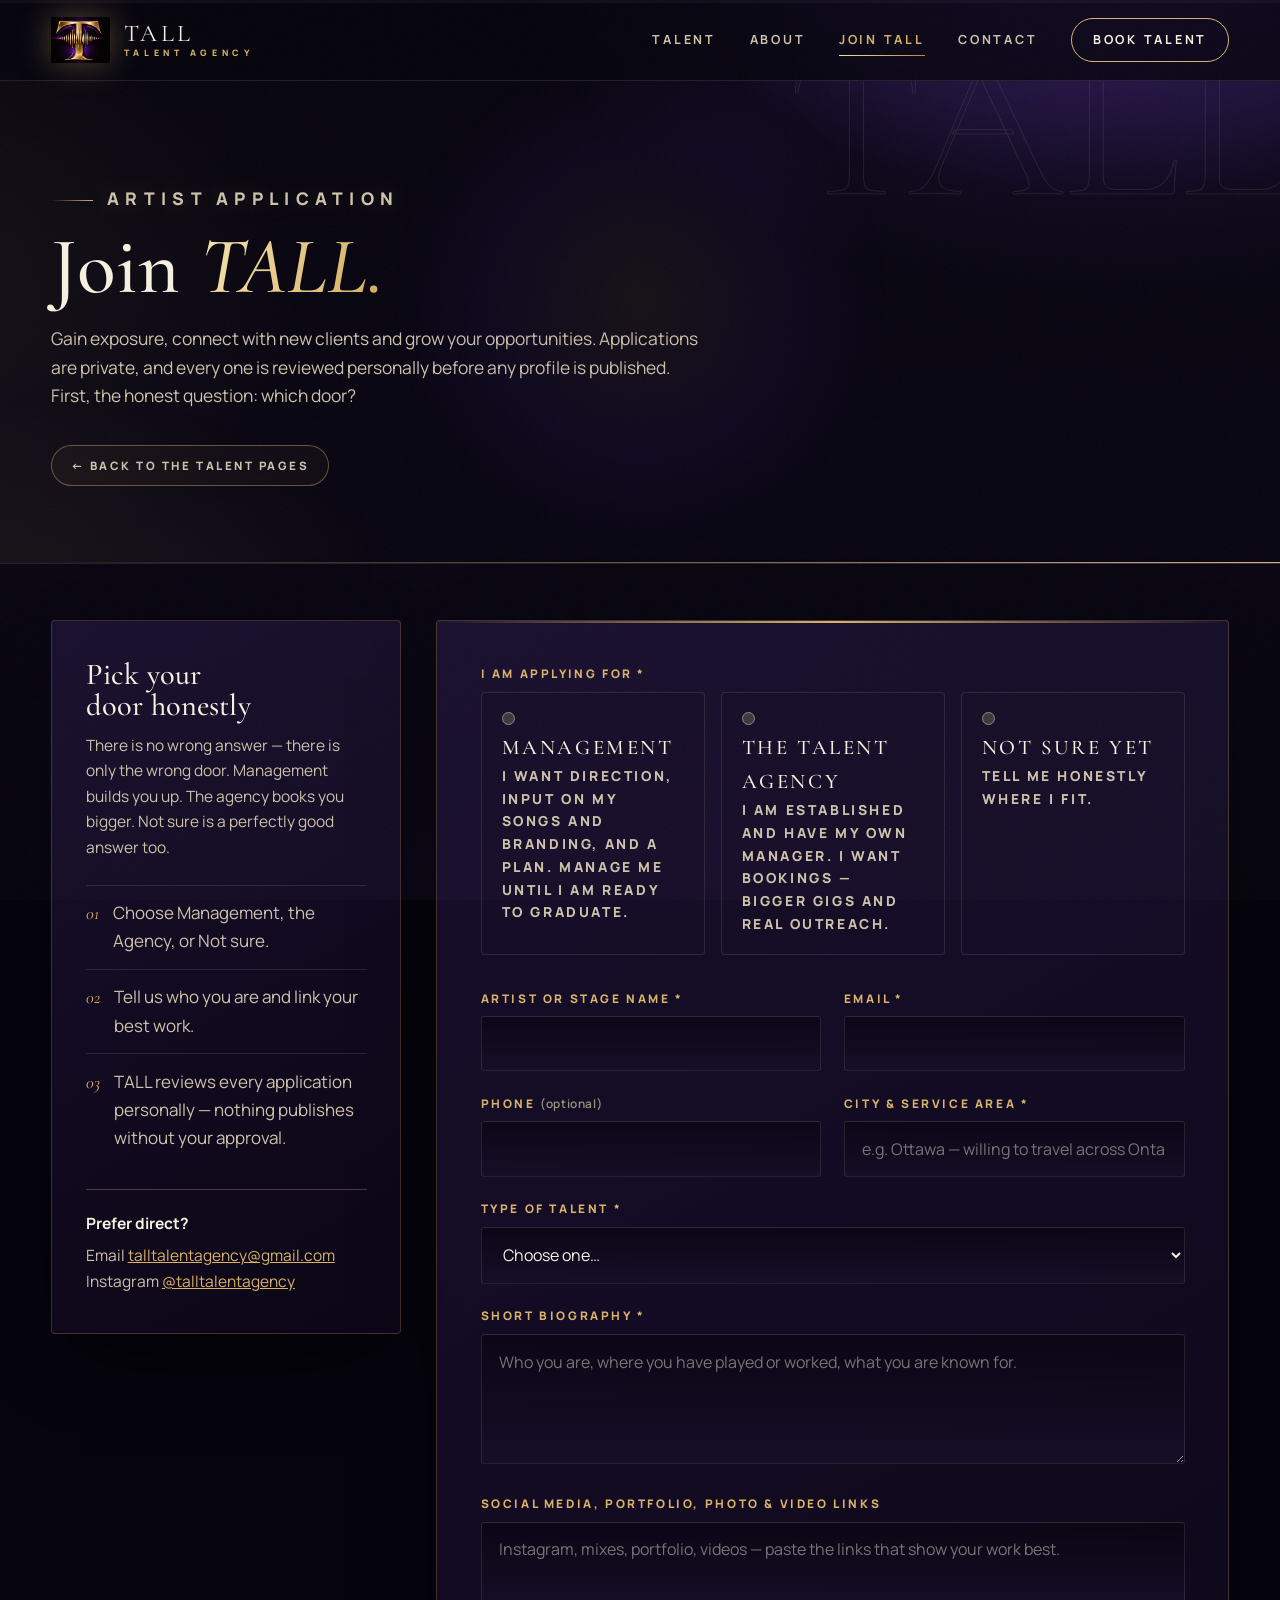
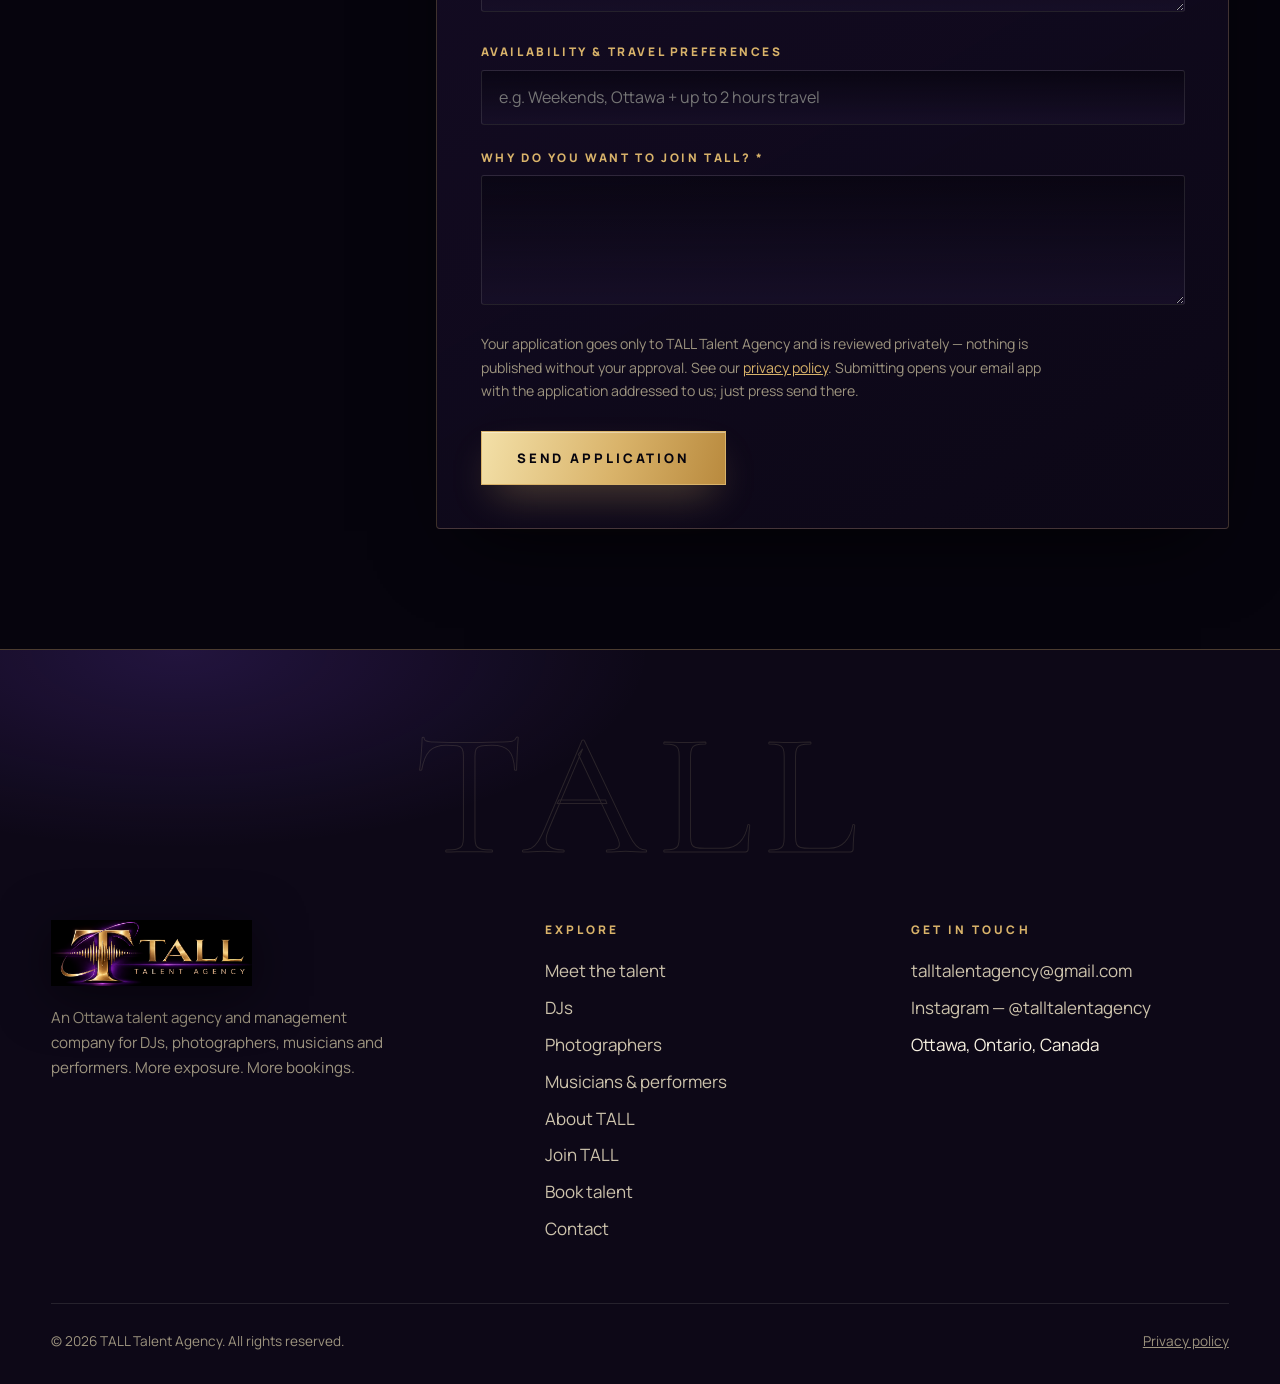
<file: join.html>
<!DOCTYPE html>
<html lang="en-CA">
<head>
<meta charset="utf-8">
<meta name="viewport" content="width=device-width, initial-scale=1">
<title>Join TALL | Artist Application — Management &amp; Agency</title>
<meta name="description" content="Apply to TALL Talent Agency. Management for artists still building — direction, branding and a plan. The agency for established artists who want bigger bookings.">
<meta name="theme-color" content="#06040d">
<meta property="og:type" content="website">
<meta property="og:title" content="Join TALL | Artist Application — Management &amp; Agency">
<meta property="og:description" content="Apply to TALL Talent Agency. Management for artists still building — direction, branding and a plan. The agency for established artists who want bigger bookings.">
<meta property="og:image" content="assets/logo-main.png">
<link rel="icon" href="assets/logo-icon.png" type="image/png">
<link rel="preconnect" href="https://fonts.googleapis.com"><link rel="preconnect" href="https://fonts.gstatic.com" crossorigin><link href="https://fonts.googleapis.com/css2?family=Cormorant+Garamond:ital,wght@0,400;0,500;0,600;1,500;1,600&family=Manrope:wght@400;500;600;700;800&display=swap" rel="stylesheet">
<link rel="stylesheet" href="assets/styles.css">
<noscript><style>.reveal{opacity:1!important;transform:none!important;filter:none!important}.hero .inner>*{animation:none!important}</style></noscript>
<script type="application/ld+json">{"@context":"https://schema.org","@type":"LocalBusiness","name":"TALL Talent Agency","description":"Ottawa talent agency and management company for DJs, photographers, musicians and performers.","email":"talltalentagency@gmail.com","address":{"@type":"PostalAddress","addressLocality":"Ottawa","addressRegion":"ON","addressCountry":"CA"},"founder":{"@type":"Person","name":"Christopher Barnett"},"sameAs":["https://www.instagram.com/talltalentagency"]}</script>
</head>
<body>
<div id="glow" aria-hidden="true"></div>
<div class="scroll-progress" aria-hidden="true"><span id="scroll-progress-fill"></span></div>
<header>
  <div class="wrap hbar">
    <a class="brand" href="index.html" aria-label="TALL Talent Agency — home">
      <img src="assets/logo-icon.png" alt="TALL Talent Agency logo">
      <span class="bt">TALL<small>TALENT AGENCY</small></span>
    </a>
    <button class="burger" id="burger" aria-label="Open menu" aria-expanded="false" aria-controls="mainnav">&#9776;</button>
    <nav class="main" id="mainnav" aria-label="Main">
      <a href="talent.html">Talent</a><a href="about.html">About</a><a href="join.html" aria-current="page">Join TALL</a><a href="contact.html">Contact</a>
      <a class="cta" href="book.html">Book Talent</a>
    </nav>
  </div>
</header>
<main>

<div class="phead"><div class="wrap">
  <p class="label">Artist application</p>
  <h1>Join <em class="gold">TALL.</em></h1>
  <p>Gain exposure, connect with new clients and grow your opportunities. Applications are private, and every one is reviewed personally before any profile is published. First, the honest question: which door?</p>
  <div class="pills"><a href="talent.html">← Back to the talent pages</a></div>
</div></div>
<section style="padding-top:3.5rem">
  <div class="wrap form-layout">
    <aside class="side-panel glass reveal">
      <h3>Pick your door honestly</h3>
      <p>There is no wrong answer — there is only the wrong door. Management builds you up. The agency books you bigger. Not sure is a perfectly good answer too.</p>
      <ol><li>Choose Management, the Agency, or Not sure.</li><li>Tell us who you are and link your best work.</li><li>TALL reviews every application personally — nothing publishes without your approval.</li></ol>
      <div class="direct">
        <p style="margin-bottom:.4rem"><strong style="color:var(--cream)">Prefer direct?</strong></p>
        <p>Email <a href="mailto:talltalentagency@gmail.com">talltalentagency@gmail.com</a><br>Instagram <a href="https://www.instagram.com/talltalentagency" target="_blank" rel="noopener">@talltalentagency</a></p>
      </div>
    </aside>
    <div class="reveal"><form id="join-form" onsubmit="return sendForm('join')" novalidate>
      <div style="margin-bottom:1.6rem">
        <label>I am applying for *</label>
        <div class="radio-row">
          <label class="radio-card"><input type="radio" name="Applying for" value="Management" required> <b>Management</b><small>I want direction, input on my songs and branding, and a plan. Manage me until I am ready to graduate.</small></label>
          <label class="radio-card"><input type="radio" name="Applying for" value="Agency"> <b>The Talent Agency</b><small>I am established and have my own manager. I want bookings — bigger gigs and real outreach.</small></label>
          <label class="radio-card"><input type="radio" name="Applying for" value="Not sure"> <b>Not sure yet</b><small>Tell me honestly where I fit.</small></label>
        </div>
      </div>
      <div class="fgrid">
        <div><label for="j-name">Artist or stage name *</label><input id="j-name" name="Artist or stage name" type="text" required></div>
        <div><label for="j-email">Email *</label><input id="j-email" name="Email" type="email" required autocomplete="email"></div>
        <div><label for="j-phone">Phone <span class="opt">(optional)</span></label><input id="j-phone" name="Phone" type="tel" autocomplete="tel"></div>
        <div><label for="j-city">City &amp; service area *</label><input id="j-city" name="City and service area" type="text" required placeholder="e.g. Ottawa — willing to travel across Ontario"></div>
        <div class="full"><label for="j-type">Type of talent *</label>
          <select id="j-type" name="Type of talent" required>
            <option value="">Choose one…</option><option>DJ</option><option>Photographer</option><option>Musician / band</option><option>Performer</option><option>Host / MC</option><option>Other creative</option>
          </select></div>
        <div class="full"><label for="j-bio">Short biography *</label><textarea id="j-bio" name="Short biography" required placeholder="Who you are, where you have played or worked, what you are known for."></textarea></div>
        <div class="full"><label for="j-links">Social media, portfolio, photo &amp; video links</label><textarea id="j-links" name="Links" style="min-height:90px" placeholder="Instagram, mixes, portfolio, videos — paste the links that show your work best."></textarea></div>
        <div class="full"><label for="j-avail">Availability &amp; travel preferences</label><input id="j-avail" name="Availability and travel" type="text" placeholder="e.g. Weekends, Ottawa + up to 2 hours travel"></div>
        <div class="full"><label for="j-why">Why do you want to join TALL? *</label><textarea id="j-why" name="Why join TALL" required></textarea></div>
      </div>
      <div class="hp" aria-hidden="true"><label>Leave this field empty<input name="website" type="text" tabindex="-1" autocomplete="off"></label></div>
      <p class="privacy-note">Your application goes only to TALL Talent Agency and is reviewed privately — nothing is published without your approval. See our <a href="privacy.html" style="color:var(--gold)">privacy policy</a>. Submitting opens your email app with the application addressed to us; just press send there.</p>
      <button class="btn solid" type="submit"><span>Send application</span></button>
      <div class="form-ok" id="join-ok"><strong>Almost done —</strong> your email app should now be open with your application ready to send to talltalentagency@gmail.com. If it did not open, email us directly at that address.</div>
    </form></div>
  </div>
</section>

</main>
<footer>
  <div class="wrap">
    <div class="giant" aria-hidden="true">TALL</div>
    <div class="fgrid2">
      <div>
        <img class="flogo" src="assets/logo-main.png" alt="TALL Talent Agency">
        <p>An Ottawa talent agency and management company for DJs, photographers, musicians and performers. More exposure. More bookings.</p>
      </div>
      <div>
        <h4>Explore</h4>
        <ul>
          <li><a href="talent.html">Meet the talent</a></li>
          <li><a href="talent.html#djs">DJs</a></li>
          <li><a href="talent.html#photographers">Photographers</a></li>
          <li><a href="talent.html#musicians">Musicians &amp; performers</a></li>
          <li><a href="about.html">About TALL</a></li>
          <li><a href="join.html">Join TALL</a></li>
          <li><a href="book.html">Book talent</a></li>
          <li><a href="contact.html">Contact</a></li>
        </ul>
      </div>
      <div>
        <h4>Get in touch</h4>
        <ul>
          <li><a href="mailto:talltalentagency@gmail.com">talltalentagency@gmail.com</a></li>
          <li><a href="https://www.instagram.com/talltalentagency" target="_blank" rel="noopener">Instagram — @talltalentagency</a></li>
          <li>Ottawa, Ontario, Canada</li>
        </ul>
      </div>
    </div>
    <div class="fbot">
      <span>&copy; <span id="yr">2026</span> TALL Talent Agency. All rights reserved.</span>
      <span><a href="privacy.html" style="color:inherit">Privacy policy</a></span>
    </div>
  </div>
</footer>
<script src="assets/site.js"></script>
</body>
</html>
</file>
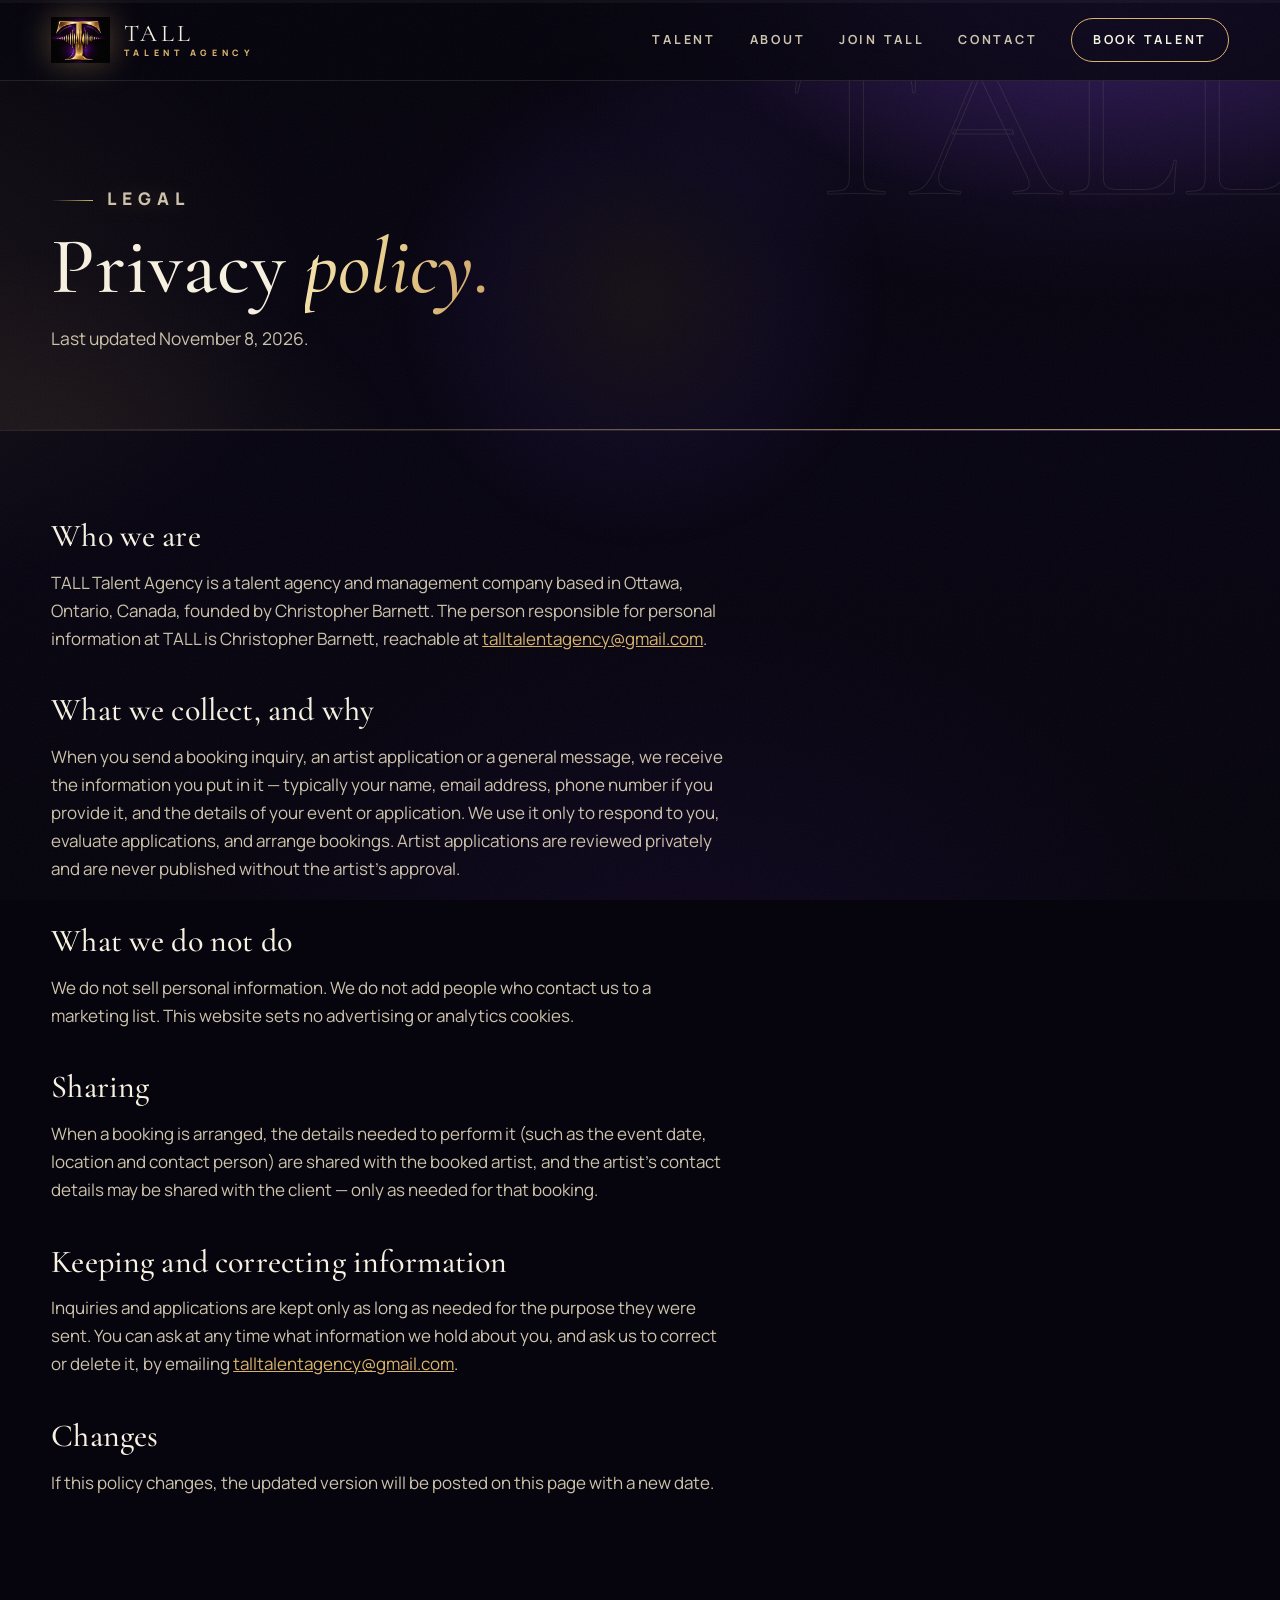
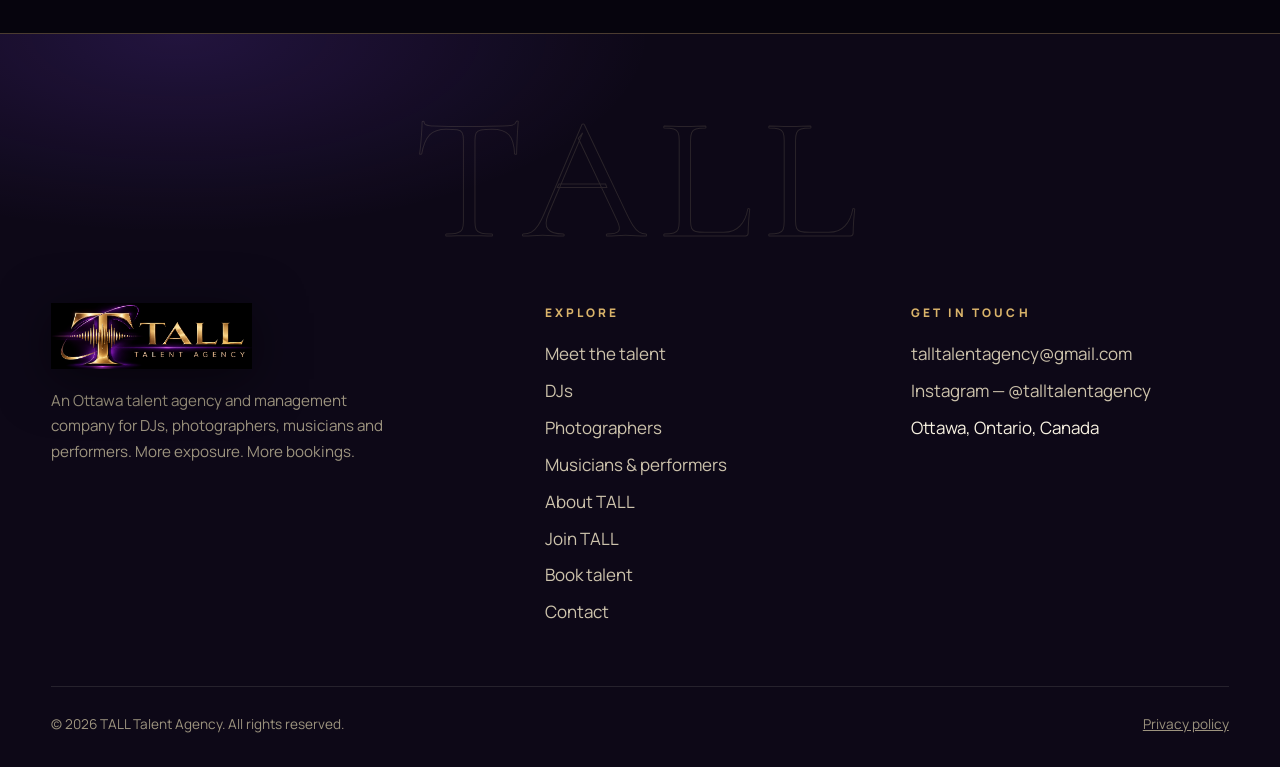
<file: privacy.html>
<!DOCTYPE html>
<html lang="en-CA">
<head>
<meta charset="utf-8">
<meta name="viewport" content="width=device-width, initial-scale=1">
<title>Privacy Policy | TALL Talent Agency</title>
<meta name="description" content="Privacy policy for TALL Talent Agency, Ottawa, Ontario.">
<meta name="theme-color" content="#06040d">
<meta property="og:type" content="website">
<meta property="og:title" content="Privacy Policy | TALL Talent Agency">
<meta property="og:description" content="Privacy policy for TALL Talent Agency, Ottawa, Ontario.">
<meta property="og:image" content="assets/logo-main.png">
<link rel="icon" href="assets/logo-icon.png" type="image/png">
<link rel="preconnect" href="https://fonts.googleapis.com"><link rel="preconnect" href="https://fonts.gstatic.com" crossorigin><link href="https://fonts.googleapis.com/css2?family=Cormorant+Garamond:ital,wght@0,400;0,500;0,600;1,500;1,600&family=Manrope:wght@400;500;600;700;800&display=swap" rel="stylesheet">
<link rel="stylesheet" href="assets/styles.css">
<noscript><style>.reveal{opacity:1!important;transform:none!important;filter:none!important}.hero .inner>*{animation:none!important}</style></noscript>
<script type="application/ld+json">{"@context":"https://schema.org","@type":"LocalBusiness","name":"TALL Talent Agency","description":"Ottawa talent agency and management company for DJs, photographers, musicians and performers.","email":"talltalentagency@gmail.com","address":{"@type":"PostalAddress","addressLocality":"Ottawa","addressRegion":"ON","addressCountry":"CA"},"founder":{"@type":"Person","name":"Christopher Barnett"},"sameAs":["https://www.instagram.com/talltalentagency"]}</script>
</head>
<body>
<div id="glow" aria-hidden="true"></div>
<div class="scroll-progress" aria-hidden="true"><span id="scroll-progress-fill"></span></div>
<header>
  <div class="wrap hbar">
    <a class="brand" href="index.html" aria-label="TALL Talent Agency — home">
      <img src="assets/logo-icon.png" alt="TALL Talent Agency logo">
      <span class="bt">TALL<small>TALENT AGENCY</small></span>
    </a>
    <button class="burger" id="burger" aria-label="Open menu" aria-expanded="false" aria-controls="mainnav">&#9776;</button>
    <nav class="main" id="mainnav" aria-label="Main">
      <a href="talent.html">Talent</a><a href="about.html">About</a><a href="join.html">Join TALL</a><a href="contact.html">Contact</a>
      <a class="cta" href="book.html">Book Talent</a>
    </nav>
  </div>
</header>
<main>

<div class="phead"><div class="wrap">
  <p class="label">Legal</p>
  <h1>Privacy <em class="gold">policy.</em></h1>
  <p>Last updated November 8, 2026.</p>
</div></div>
<section style="padding-top:3rem" class="prose">
  <div class="wrap">
    <h2>Who we are</h2>
    <p>TALL Talent Agency is a talent agency and management company based in Ottawa, Ontario, Canada, founded by Christopher Barnett. The person responsible for personal information at TALL is Christopher Barnett, reachable at <a href="mailto:talltalentagency@gmail.com" style="color:var(--gold)">talltalentagency@gmail.com</a>.</p>
    <h2>What we collect, and why</h2>
    <p>When you send a booking inquiry, an artist application or a general message, we receive the information you put in it — typically your name, email address, phone number if you provide it, and the details of your event or application. We use it only to respond to you, evaluate applications, and arrange bookings. Artist applications are reviewed privately and are never published without the artist&rsquo;s approval.</p>
    <h2>What we do not do</h2>
    <p>We do not sell personal information. We do not add people who contact us to a marketing list. This website sets no advertising or analytics cookies.</p>
    <h2>Sharing</h2>
    <p>When a booking is arranged, the details needed to perform it (such as the event date, location and contact person) are shared with the booked artist, and the artist&rsquo;s contact details may be shared with the client — only as needed for that booking.</p>
    <h2>Keeping and correcting information</h2>
    <p>Inquiries and applications are kept only as long as needed for the purpose they were sent. You can ask at any time what information we hold about you, and ask us to correct or delete it, by emailing <a href="mailto:talltalentagency@gmail.com" style="color:var(--gold)">talltalentagency@gmail.com</a>.</p>
    <h2>Changes</h2>
    <p>If this policy changes, the updated version will be posted on this page with a new date.</p>
  </div>
</section>

</main>
<footer>
  <div class="wrap">
    <div class="giant" aria-hidden="true">TALL</div>
    <div class="fgrid2">
      <div>
        <img class="flogo" src="assets/logo-main.png" alt="TALL Talent Agency">
        <p>An Ottawa talent agency and management company for DJs, photographers, musicians and performers. More exposure. More bookings.</p>
      </div>
      <div>
        <h4>Explore</h4>
        <ul>
          <li><a href="talent.html">Meet the talent</a></li>
          <li><a href="talent.html#djs">DJs</a></li>
          <li><a href="talent.html#photographers">Photographers</a></li>
          <li><a href="talent.html#musicians">Musicians &amp; performers</a></li>
          <li><a href="about.html">About TALL</a></li>
          <li><a href="join.html">Join TALL</a></li>
          <li><a href="book.html">Book talent</a></li>
          <li><a href="contact.html">Contact</a></li>
        </ul>
      </div>
      <div>
        <h4>Get in touch</h4>
        <ul>
          <li><a href="mailto:talltalentagency@gmail.com">talltalentagency@gmail.com</a></li>
          <li><a href="https://www.instagram.com/talltalentagency" target="_blank" rel="noopener">Instagram — @talltalentagency</a></li>
          <li>Ottawa, Ontario, Canada</li>
        </ul>
      </div>
    </div>
    <div class="fbot">
      <span>&copy; <span id="yr">2026</span> TALL Talent Agency. All rights reserved.</span>
      <span><a href="privacy.html" style="color:inherit">Privacy policy</a></span>
    </div>
  </div>
</footer>
<script src="assets/site.js"></script>
</body>
</html>
</file>
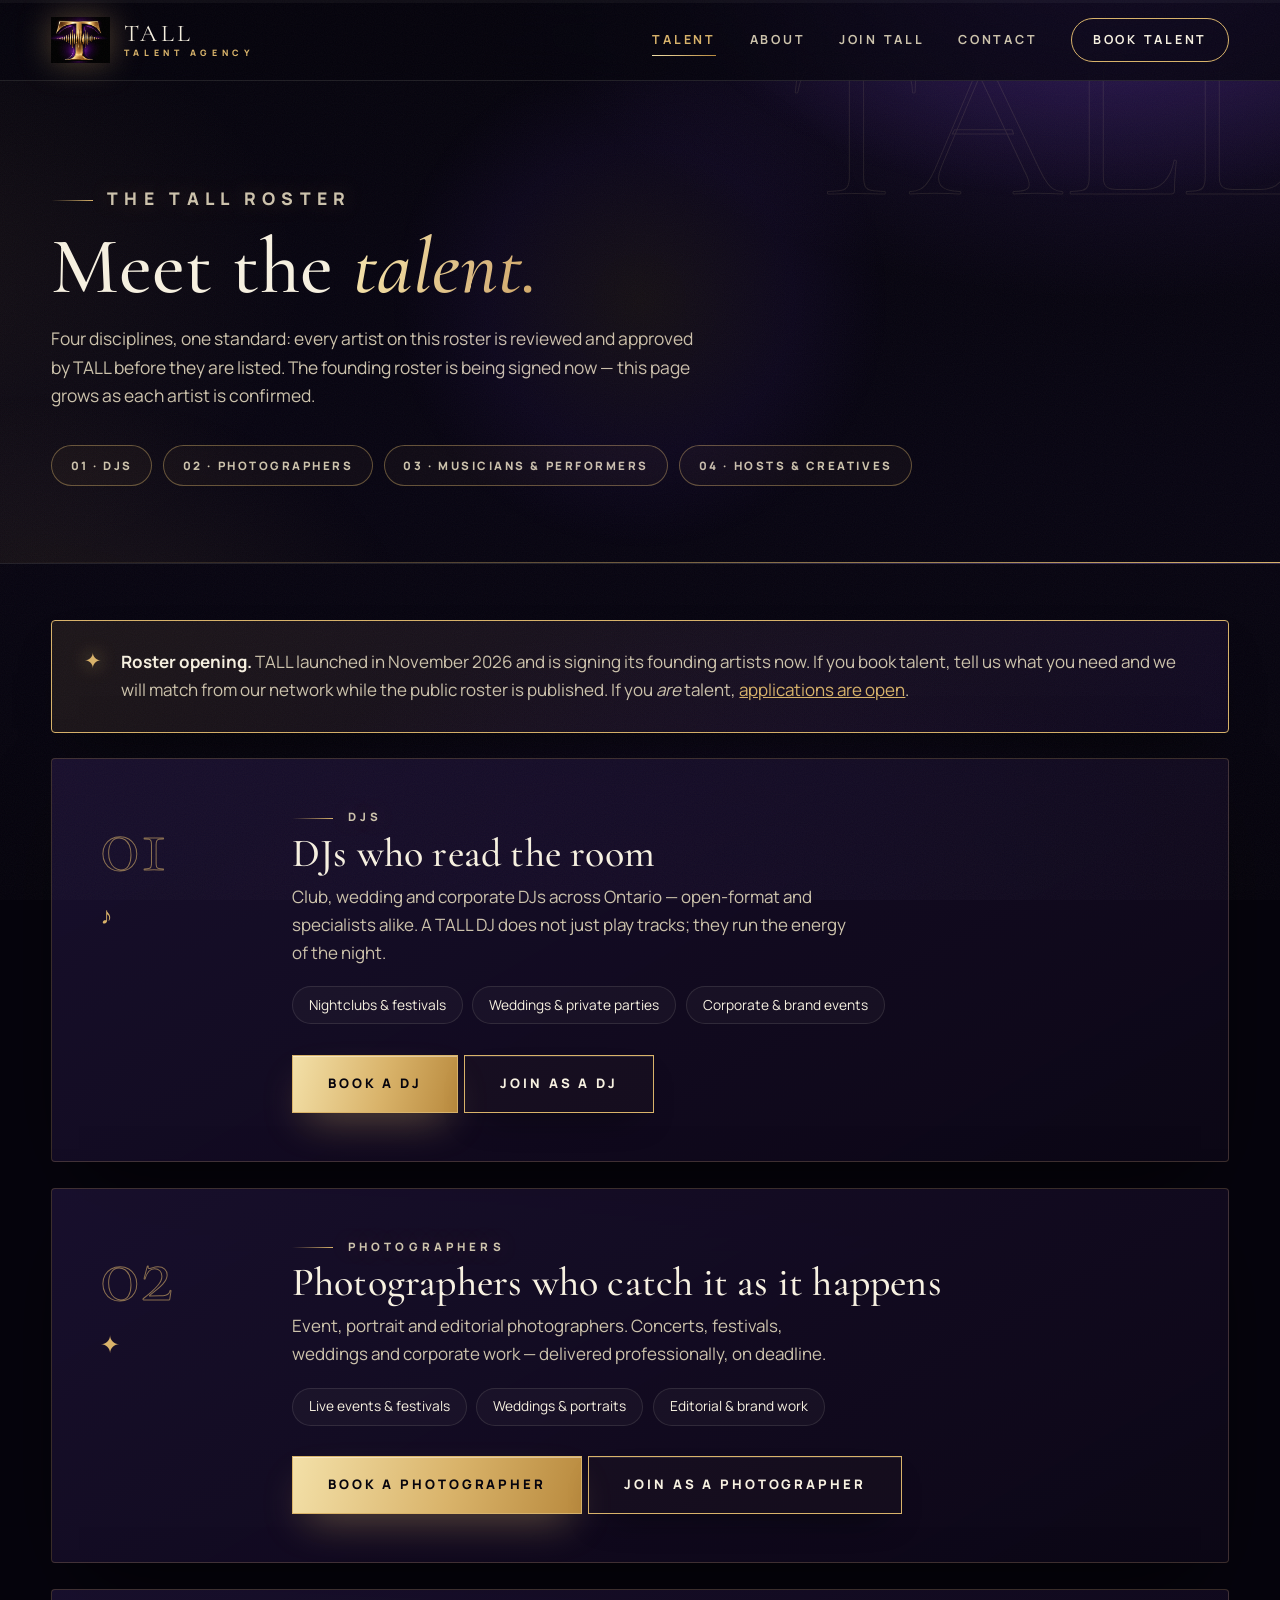
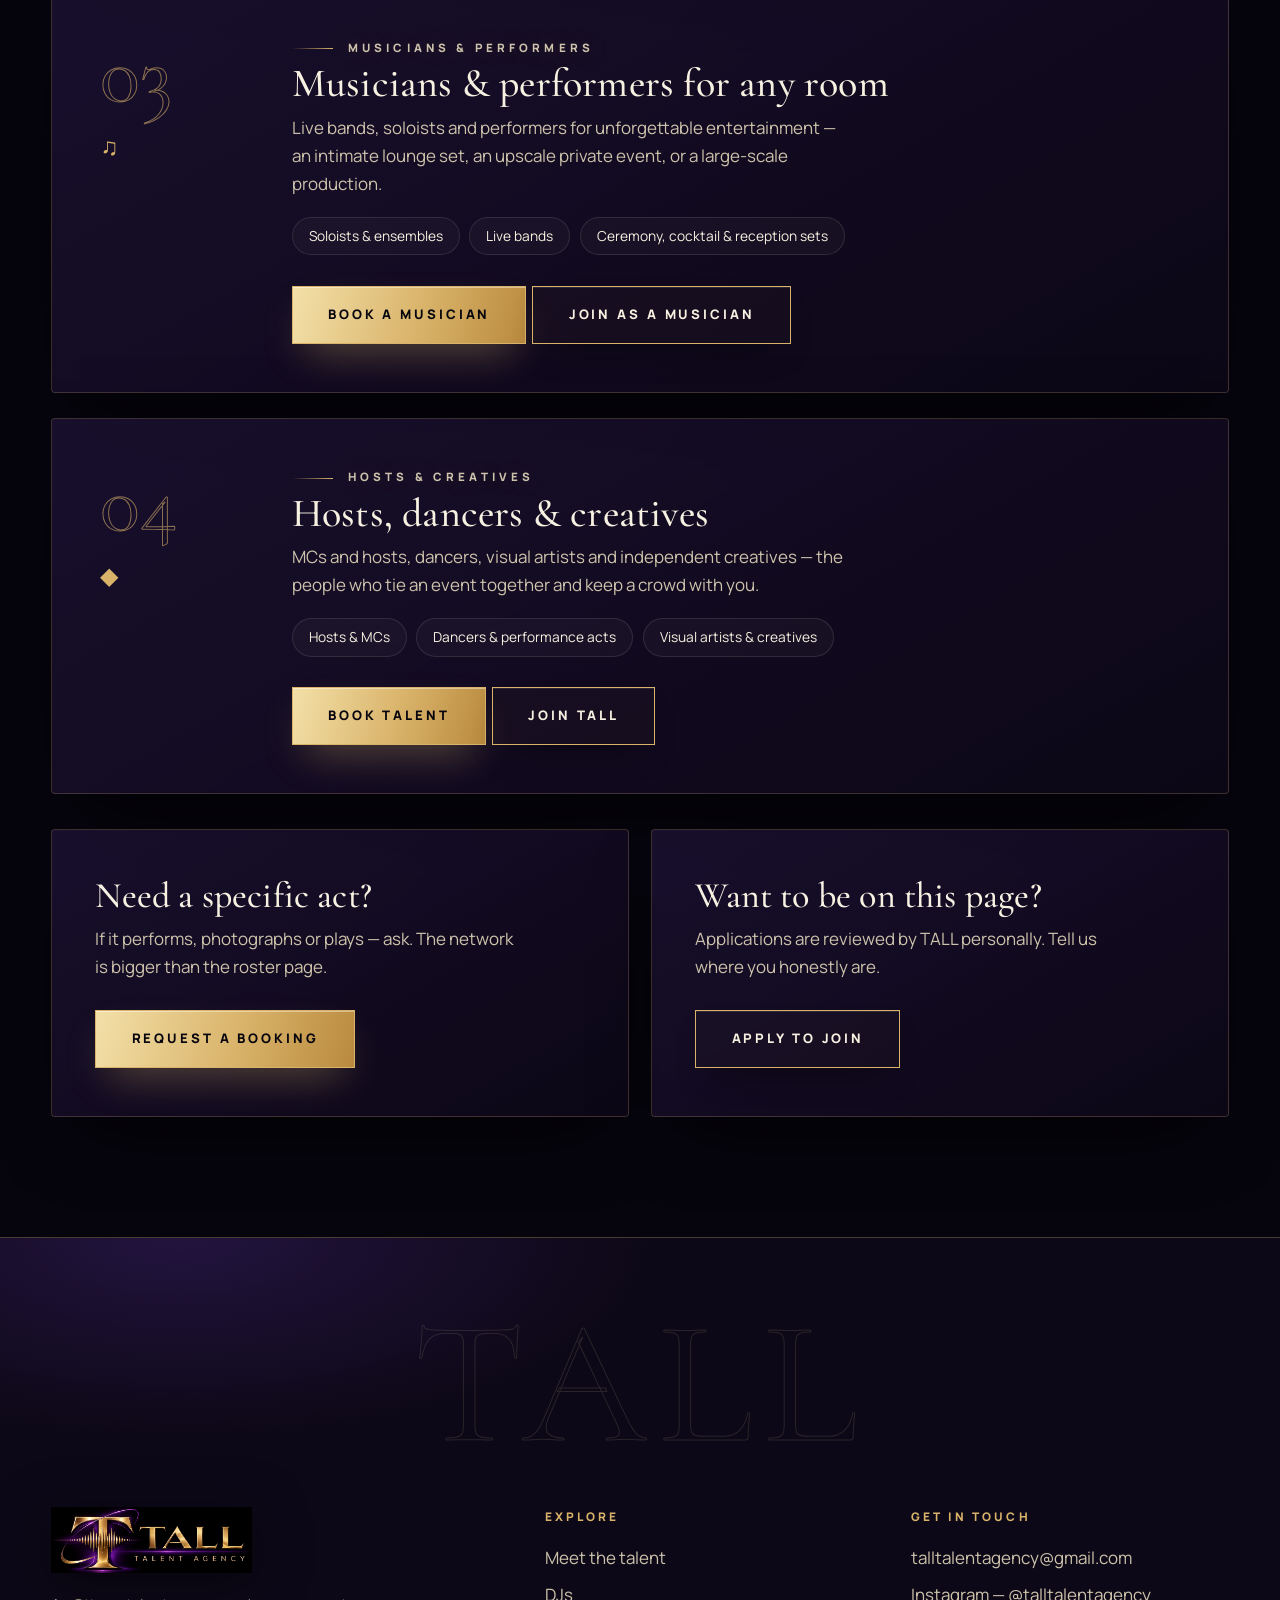
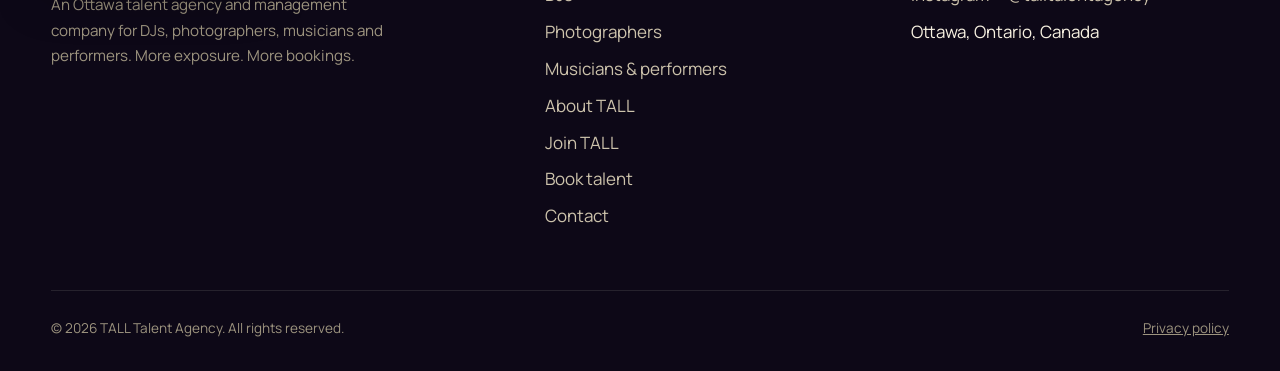
<file: talent.html>
<!DOCTYPE html>
<html lang="en-CA">
<head>
<meta charset="utf-8">
<meta name="viewport" content="width=device-width, initial-scale=1">
<title>Meet the Talent | TALL Talent Agency</title>
<meta name="description" content="The TALL roster: DJs, photographers, musicians, performers, hosts and creatives across Ontario. Every artist is reviewed and approved by TALL.">
<meta name="theme-color" content="#06040d">
<meta property="og:type" content="website">
<meta property="og:title" content="Meet the Talent | TALL Talent Agency">
<meta property="og:description" content="The TALL roster: DJs, photographers, musicians, performers, hosts and creatives across Ontario. Every artist is reviewed and approved by TALL.">
<meta property="og:image" content="assets/logo-main.png">
<link rel="icon" href="assets/logo-icon.png" type="image/png">
<link rel="preconnect" href="https://fonts.googleapis.com"><link rel="preconnect" href="https://fonts.gstatic.com" crossorigin><link href="https://fonts.googleapis.com/css2?family=Cormorant+Garamond:ital,wght@0,400;0,500;0,600;1,500;1,600&family=Manrope:wght@400;500;600;700;800&display=swap" rel="stylesheet">
<link rel="stylesheet" href="assets/styles.css">
<noscript><style>.reveal{opacity:1!important;transform:none!important;filter:none!important}.hero .inner>*{animation:none!important}</style></noscript>
<script type="application/ld+json">{"@context":"https://schema.org","@type":"LocalBusiness","name":"TALL Talent Agency","description":"Ottawa talent agency and management company for DJs, photographers, musicians and performers.","email":"talltalentagency@gmail.com","address":{"@type":"PostalAddress","addressLocality":"Ottawa","addressRegion":"ON","addressCountry":"CA"},"founder":{"@type":"Person","name":"Christopher Barnett"},"sameAs":["https://www.instagram.com/talltalentagency"]}</script>
</head>
<body>
<div id="glow" aria-hidden="true"></div>
<div class="scroll-progress" aria-hidden="true"><span id="scroll-progress-fill"></span></div>
<header>
  <div class="wrap hbar">
    <a class="brand" href="index.html" aria-label="TALL Talent Agency — home">
      <img src="assets/logo-icon.png" alt="TALL Talent Agency logo">
      <span class="bt">TALL<small>TALENT AGENCY</small></span>
    </a>
    <button class="burger" id="burger" aria-label="Open menu" aria-expanded="false" aria-controls="mainnav">&#9776;</button>
    <nav class="main" id="mainnav" aria-label="Main">
      <a href="talent.html" aria-current="page">Talent</a><a href="about.html">About</a><a href="join.html">Join TALL</a><a href="contact.html">Contact</a>
      <a class="cta" href="book.html">Book Talent</a>
    </nav>
  </div>
</header>
<main>

<div class="phead"><div class="wrap">
  <p class="label">The TALL Roster</p>
  <h1>Meet the <em class="gold">talent.</em></h1>
  <p>Four disciplines, one standard: every artist on this roster is reviewed and approved by TALL before they are listed. The founding roster is being signed now — this page grows as each artist is confirmed.</p>
  <div class="pills">
    <a href="#djs">01 · DJs</a><a href="#photographers">02 · Photographers</a><a href="#musicians">03 · Musicians &amp; Performers</a><a href="#more">04 · Hosts &amp; Creatives</a>
  </div>
</div></div>
<section style="padding-top:3.5rem">
  <div class="wrap">
    <div class="notice reveal"><div class="star">✦</div><p><strong>Roster opening.</strong> TALL launched in November 2026 and is signing its founding artists now. If you book talent, tell us what you need and we will match from our network while the public roster is published. If you <em>are</em> talent, <a href="join.html" style="color:var(--gold)">applications are open</a>.</p></div>

    <div class="tsec glass reveal" id="djs">
      <div><div class="bignum">01</div><div class="sym">♪</div></div>
      <div>
        <p class="label">DJs</p>
        <h3>DJs who read the room</h3>
        <p>Club, wedding and corporate DJs across Ontario — open-format and specialists alike. A TALL DJ does not just play tracks; they run the energy of the night.</p>
        <ul><li>Nightclubs &amp; festivals</li><li>Weddings &amp; private parties</li><li>Corporate &amp; brand events</li></ul>
        <a class="btn solid" href="book.html"><span>Book a DJ</span></a>&nbsp;&nbsp;<a class="btn" href="join.html"><span>Join as a DJ</span></a>
      </div>
    </div>

    <div class="tsec glass reveal" id="photographers">
      <div><div class="bignum">02</div><div class="sym">✦</div></div>
      <div>
        <p class="label">Photographers</p>
        <h3>Photographers who catch it as it happens</h3>
        <p>Event, portrait and editorial photographers. Concerts, festivals, weddings and corporate work — delivered professionally, on deadline.</p>
        <ul><li>Live events &amp; festivals</li><li>Weddings &amp; portraits</li><li>Editorial &amp; brand work</li></ul>
        <a class="btn solid" href="book.html"><span>Book a photographer</span></a>&nbsp;&nbsp;<a class="btn" href="join.html"><span>Join as a photographer</span></a>
      </div>
    </div>

    <div class="tsec glass reveal" id="musicians">
      <div><div class="bignum">03</div><div class="sym">♫</div></div>
      <div>
        <p class="label">Musicians &amp; Performers</p>
        <h3>Musicians &amp; performers for any room</h3>
        <p>Live bands, soloists and performers for unforgettable entertainment — an intimate lounge set, an upscale private event, or a large-scale production.</p>
        <ul><li>Soloists &amp; ensembles</li><li>Live bands</li><li>Ceremony, cocktail &amp; reception sets</li></ul>
        <a class="btn solid" href="book.html"><span>Book a musician</span></a>&nbsp;&nbsp;<a class="btn" href="join.html"><span>Join as a musician</span></a>
      </div>
    </div>

    <div class="tsec glass reveal" id="more">
      <div><div class="bignum">04</div><div class="sym">◆</div></div>
      <div>
        <p class="label">Hosts &amp; Creatives</p>
        <h3>Hosts, dancers &amp; creatives</h3>
        <p>MCs and hosts, dancers, visual artists and independent creatives — the people who tie an event together and keep a crowd with you.</p>
        <ul><li>Hosts &amp; MCs</li><li>Dancers &amp; performance acts</li><li>Visual artists &amp; creatives</li></ul>
        <a class="btn solid" href="book.html"><span>Book talent</span></a>&nbsp;&nbsp;<a class="btn" href="join.html"><span>Join TALL</span></a>
      </div>
    </div>

    <div class="ctaband reveal" style="margin-top:2.2rem">
      <div class="glass"><h3>Need a specific act?</h3><p>If it performs, photographs or plays — ask. The network is bigger than the roster page.</p><a class="btn solid" href="book.html"><span>Request a booking</span></a></div>
      <div class="glass"><h3>Want to be on this page?</h3><p>Applications are reviewed by TALL personally. Tell us where you honestly are.</p><a class="btn" href="join.html"><span>Apply to join</span></a></div>
    </div>
  </div>
</section>

</main>
<footer>
  <div class="wrap">
    <div class="giant" aria-hidden="true">TALL</div>
    <div class="fgrid2">
      <div>
        <img class="flogo" src="assets/logo-main.png" alt="TALL Talent Agency">
        <p>An Ottawa talent agency and management company for DJs, photographers, musicians and performers. More exposure. More bookings.</p>
      </div>
      <div>
        <h4>Explore</h4>
        <ul>
          <li><a href="talent.html">Meet the talent</a></li>
          <li><a href="talent.html#djs">DJs</a></li>
          <li><a href="talent.html#photographers">Photographers</a></li>
          <li><a href="talent.html#musicians">Musicians &amp; performers</a></li>
          <li><a href="about.html">About TALL</a></li>
          <li><a href="join.html">Join TALL</a></li>
          <li><a href="book.html">Book talent</a></li>
          <li><a href="contact.html">Contact</a></li>
        </ul>
      </div>
      <div>
        <h4>Get in touch</h4>
        <ul>
          <li><a href="mailto:talltalentagency@gmail.com">talltalentagency@gmail.com</a></li>
          <li><a href="https://www.instagram.com/talltalentagency" target="_blank" rel="noopener">Instagram — @talltalentagency</a></li>
          <li>Ottawa, Ontario, Canada</li>
        </ul>
      </div>
    </div>
    <div class="fbot">
      <span>&copy; <span id="yr">2026</span> TALL Talent Agency. All rights reserved.</span>
      <span><a href="privacy.html" style="color:inherit">Privacy policy</a></span>
    </div>
  </div>
</footer>
<script src="assets/site.js"></script>
</body>
</html>
</file>
<file: assets/styles.css>
:root{
  --ink:#06040d; --ink2:#0d0817; --plum:#170f28; --plum2:#22153d;
  --royal:#8b4dff; --royal-deep:#4c1d95;
  --gold:#d9b36a; --gold-2:#f3e0a8; --gold-3:#b98a3e;
  --cream:#f7f1e1; --cream-dim:#cdc3ac; --muted:#9d947f;
  --line:rgba(217,179,106,.30); --line-soft:rgba(247,241,225,.11);
  --serif:"Cormorant Garamond",Georgia,serif;
  --sans:"Manrope",-apple-system,"Segoe UI",Arial,sans-serif;
  --ease:cubic-bezier(.22,1,.36,1);
  --shadow:0 30px 80px -28px rgba(0,0,0,.85);
  --glow:0 0 40px rgba(217,179,106,.18);
  color-scheme:dark;
}
*{margin:0;padding:0;box-sizing:border-box}
html{scroll-behavior:smooth;scroll-padding-top:100px}
body{background:var(--ink);color:var(--cream);font-family:var(--sans);font-size:17px;line-height:1.65;-webkit-font-smoothing:antialiased;overflow-x:hidden;
  background-image:radial-gradient(1000px 600px at 88% -8%,rgba(139,77,255,.20),transparent 62%),radial-gradient(820px 560px at -12% 32%,rgba(217,179,106,.08),transparent 56%),radial-gradient(900px 700px at 55% 115%,rgba(76,29,149,.16),transparent 60%),linear-gradient(180deg,#06040d,#080512 52%,#06040d);background-attachment:fixed}
body::before{content:"";position:fixed;inset:0;pointer-events:none;z-index:70;opacity:.045;background-image:url("data:image/svg+xml,%3Csvg xmlns='http://www.w3.org/2000/svg' width='140' height='140'%3E%3Cfilter id='n'%3E%3CfeTurbulence type='fractalNoise' baseFrequency='0.9' numOctaves='2'/%3E%3C/filter%3E%3Crect width='140' height='140' filter='url(%23n)' opacity='0.9'/%3E%3C/svg%3E")}
#glow{position:fixed;width:520px;height:520px;border-radius:50%;pointer-events:none;z-index:1;background:radial-gradient(circle,rgba(217,179,106,.07),rgba(139,77,255,.05) 42%,transparent 68%);transform:translate(-50%,-50%);left:50%;top:22%;transition:opacity .4s}
img{max-width:100%;display:block}
a{color:inherit}
::selection{background:var(--gold);color:var(--ink)}
::-webkit-scrollbar{width:10px}::-webkit-scrollbar-track{background:#05030a}::-webkit-scrollbar-thumb{background:linear-gradient(180deg,var(--gold-3),#5d4318);border:2px solid #05030a;border-radius:8px}
h1,h2,h3{font-family:var(--serif);font-weight:500;line-height:1.02;letter-spacing:.005em;text-wrap:balance}
h1{font-size:clamp(3.2rem,9vw,7.4rem)}
h2{font-size:clamp(2.4rem,5vw,4rem)}
h3{font-size:clamp(1.5rem,2.4vw,2rem)}
em.gold{font-style:italic;background:linear-gradient(105deg,var(--gold-2) 5%,var(--gold) 42%,var(--gold-3) 78%,var(--gold-2) 110%);background-size:220% 100%;-webkit-background-clip:text;background-clip:text;color:transparent;animation:shimmer 7s linear infinite}
@keyframes shimmer{to{background-position:220% 0}}
.wrap{width:min(1280px,92vw);margin:0 auto;position:relative;z-index:2}
.label{font-size:.72rem;font-weight:800;letter-spacing:.36em;text-transform:uppercase;color:var(--gold);text-shadow:0 0 22px rgba(217,179,106,.30)}
.label::before{content:"";display:inline-block;width:2.6rem;height:1px;background:linear-gradient(90deg,transparent,var(--gold));vertical-align:middle;margin-right:.9rem}
p.lead{font-size:1.16rem;color:var(--cream-dim);max-width:58ch}
section{padding:7.5rem 0;position:relative}
/* buttons */
.btn{display:inline-flex;align-items:center;gap:.7rem;padding:1.08rem 2.2rem;font-family:var(--sans);font-size:.82rem;font-weight:800;letter-spacing:.22em;text-transform:uppercase;text-decoration:none;border:1px solid var(--gold);position:relative;overflow:hidden;cursor:pointer;background:rgba(217,179,106,.02);color:var(--cream);min-height:54px;isolation:isolate;box-shadow:0 16px 36px -20px rgba(0,0,0,.85),inset 0 1px 0 rgba(255,255,255,.10);transition:transform .35s var(--ease),box-shadow .35s ease,color .35s ease}
.btn span{position:relative;z-index:2}
.btn::after{content:"";position:absolute;inset:0;background:linear-gradient(105deg,var(--gold-2),var(--gold) 55%,var(--gold-3));transform:scaleX(0);transform-origin:left;transition:transform .40s cubic-bezier(.7,0,.2,1);z-index:1}
.btn::before{content:"";position:absolute;top:-45%;bottom:-45%;left:0;width:32%;background:linear-gradient(100deg,transparent,rgba(255,255,255,.55),transparent);transform:translateX(-260%) skewX(-18deg);transition:transform .72s var(--ease);z-index:3;pointer-events:none}
.btn:hover::after,.btn:focus-visible::after{transform:scaleX(1)}
.btn:hover::before{transform:translateX(460%) skewX(-18deg)}
.btn:hover,.btn:focus-visible{color:var(--ink);transform:translateY(-2px);box-shadow:0 22px 44px -18px rgba(0,0,0,.9),var(--glow)}
.btn.solid{background:linear-gradient(105deg,var(--gold-2),var(--gold) 55%,var(--gold-3));color:var(--ink);box-shadow:0 18px 42px -14px rgba(217,179,106,.45),inset 0 1px 0 rgba(255,255,255,.4)}
.btn.solid::after{background:var(--ink)}
.btn.solid:hover,.btn.solid:focus-visible{color:var(--gold)}
a:focus-visible,.btn:focus-visible,button:focus-visible,input:focus-visible,select:focus-visible,textarea:focus-visible,summary:focus-visible{outline:2px solid var(--gold);outline-offset:3px}
/* header */
.scroll-progress{position:fixed;top:0;left:0;right:0;height:3px;z-index:95;background:rgba(255,255,255,.04)}
.scroll-progress span{display:block;width:100%;height:100%;background:linear-gradient(90deg,var(--gold-3),var(--gold-2),#fff0bd);transform:scaleX(0);transform-origin:left;box-shadow:0 0 18px rgba(217,179,106,.6)}
header{position:fixed;top:0;left:0;right:0;z-index:60;background:rgba(6,4,13,.78);backdrop-filter:blur(18px);-webkit-backdrop-filter:blur(18px);border-bottom:1px solid var(--line-soft);transition:background .4s,border-color .4s,box-shadow .4s}
header.scrolled{background:rgba(6,4,13,.94);border-bottom-color:rgba(217,179,106,.38);box-shadow:0 18px 50px -20px rgba(0,0,0,.9)}
.hbar{display:flex;align-items:center;justify-content:space-between;gap:1rem;height:80px}
.brand{display:flex;align-items:center;gap:.85rem;text-decoration:none}
.brand img{height:46px;width:auto;filter:drop-shadow(0 0 16px rgba(217,179,106,.35));transition:transform .4s var(--ease)}
.brand:hover img{transform:scale(1.05)}
.brand .bt{font-family:var(--serif);font-size:1.5rem;letter-spacing:.14em;line-height:1}
.brand .bt small{display:block;font-family:var(--sans);font-size:.55rem;font-weight:800;letter-spacing:.52em;color:var(--gold);margin-top:.22rem}
nav.main{display:flex;gap:2.1rem;align-items:center}
nav.main a{text-decoration:none;font-size:.78rem;font-weight:700;letter-spacing:.22em;text-transform:uppercase;color:var(--cream-dim);padding:.5rem 0;position:relative;transition:color .3s}
nav.main a:not(.cta)::after{content:"";position:absolute;left:0;right:0;bottom:.12rem;height:1px;background:linear-gradient(90deg,var(--gold-2),var(--gold-3));transform:scaleX(0);transform-origin:right;transition:transform .38s var(--ease)}
nav.main a:not(.cta):hover::after,nav.main a[aria-current]::after{transform:scaleX(1);transform-origin:left}
nav.main a:hover,nav.main a[aria-current]{color:var(--gold)}
nav.main a.cta{border:1px solid var(--gold);color:var(--cream);padding:.68rem 1.3rem;border-radius:999px;transition:all .3s var(--ease)}
nav.main a.cta:hover{background:var(--gold);color:var(--ink);transform:translateY(-1px);box-shadow:0 14px 30px -14px rgba(217,179,106,.6)}
.burger{display:none;background:none;border:1px solid var(--line);color:var(--cream);width:48px;height:48px;font-size:1.3rem;cursor:pointer;border-radius:10px}
@media(max-width:900px){nav.main{display:none;position:absolute;top:80px;left:0;right:0;background:rgba(10,6,19,.97);backdrop-filter:blur(20px);flex-direction:column;align-items:flex-start;padding:1.4rem 4vw 2rem;gap:.4rem;border-bottom:1px solid var(--line)}nav.main.open{display:flex;animation:menuIn .35s var(--ease) both}nav.main a{font-size:.95rem;padding:.7rem 0;width:100%}.burger{display:block}}
@keyframes menuIn{from{opacity:0;transform:translateY(-8px)}to{opacity:1;transform:translateY(0)}}
main{animation:pageIn .6s var(--ease) both}
@keyframes pageIn{from{opacity:0}to{opacity:1}}
/* hero — typographic, no photo */
.hero{position:relative;min-height:100svh;display:flex;align-items:center;padding:10.5rem 0 5rem;overflow:hidden}
.hero .wm{position:absolute;right:-.06em;top:7rem;font-family:var(--serif);font-size:clamp(11rem,30vw,26rem);line-height:.78;color:transparent;-webkit-text-stroke:1px rgba(243,224,168,.09);pointer-events:none;user-select:none}
.hero .orb{position:absolute;border-radius:50%;filter:blur(70px);pointer-events:none}
.hero .orb.a{width:520px;height:520px;background:rgba(139,77,255,.28);right:-120px;top:-80px;animation:drift 13s ease-in-out infinite alternate}
.hero .orb.b{width:420px;height:420px;background:rgba(217,179,106,.14);left:-140px;bottom:-60px;animation:drift 16s ease-in-out infinite alternate-reverse}
@keyframes drift{from{transform:translate(0,0) scale(1)}to{transform:translate(-36px,28px) scale(1.07)}}
.hero .inner{position:relative;z-index:2;width:min(1280px,92vw);margin:0 auto}
.hero .inner>*{animation:heroIn 1s var(--ease) both}
.hero .inner>*:nth-child(1){animation-delay:.04s}.hero .inner>*:nth-child(2){animation-delay:.15s}.hero .inner>*:nth-child(3){animation-delay:.27s}.hero .inner>*:nth-child(4){animation-delay:.39s}.hero .inner>*:nth-child(5){animation-delay:.51s}.hero .inner>*:nth-child(6){animation-delay:.63s}
@keyframes heroIn{from{opacity:0;transform:translateY(30px);filter:blur(10px)}to{opacity:1;transform:translateY(0);filter:blur(0)}}
.badge{display:inline-flex;align-items:center;gap:.6rem;border:1px solid rgba(217,179,106,.45);background:rgba(217,179,106,.07);backdrop-filter:blur(8px);padding:.5rem 1.05rem;border-radius:999px;font-size:.68rem;font-weight:800;letter-spacing:.26em;text-transform:uppercase;color:var(--gold-2)}
.badge i{width:7px;height:7px;border-radius:50%;background:var(--gold);box-shadow:0 0 12px var(--gold);animation:pulse 2.2s ease-in-out infinite;font-style:normal}
@keyframes pulse{0%,100%{transform:scale(1);opacity:1}50%{transform:scale(1.5);opacity:.55}}
.hero h1{max-width:12ch;margin-top:1.6rem;text-shadow:0 8px 70px rgba(0,0,0,.7)}
.hero .sub{margin:1.7rem 0 2.5rem;max-width:54ch;color:#eae1cb;font-size:1.16rem}
.hero .cta-row{display:flex;gap:1rem;flex-wrap:wrap}
.stats{margin-top:3.6rem;display:grid;grid-template-columns:repeat(4,1fr);border:1px solid rgba(217,179,106,.28);background:rgba(13,8,23,.55);backdrop-filter:blur(14px);box-shadow:var(--shadow)}
.stats div{padding:1.35rem 1.5rem;border-right:1px solid var(--line-soft)}
.stats div:last-child{border-right:none}
.stats b{display:block;font-family:var(--serif);font-size:1.55rem;font-weight:600;color:var(--cream);line-height:1.15}
.stats span{font-size:.66rem;font-weight:800;letter-spacing:.24em;text-transform:uppercase;color:var(--gold)}
@media(max-width:860px){.stats{grid-template-columns:1fr 1fr}.stats div:nth-child(2){border-right:none}.stats div:nth-child(1),.stats div:nth-child(2){border-bottom:1px solid var(--line-soft)}}
.scroll-cue{display:inline-flex;gap:.6rem;align-items:center;margin-top:2.2rem;text-decoration:none;color:var(--gold);font-size:.7rem;font-weight:800;letter-spacing:.26em;text-transform:uppercase}
.scroll-cue b{animation:cueFloat 1.8s ease-in-out infinite;font-size:1.05rem}
@keyframes cueFloat{0%,100%{transform:translateY(0)}50%{transform:translateY(4px)}}
/* marquee */
.marquee{border-top:1px solid var(--line);border-bottom:1px solid var(--line);background:rgba(13,8,23,.7);overflow:hidden;padding:1.1rem 0;-webkit-mask-image:linear-gradient(90deg,transparent,#000 8%,#000 92%,transparent);mask-image:linear-gradient(90deg,transparent,#000 8%,#000 92%,transparent)}
.marquee .track{display:flex;gap:3.4rem;width:max-content;animation:mq 34s linear infinite;font-family:var(--serif);font-size:1.3rem;letter-spacing:.30em;text-transform:uppercase;color:var(--cream-dim);white-space:nowrap}
.marquee .track b{color:var(--gold);font-weight:500}
.marquee:hover .track{animation-play-state:paused}
@keyframes mq{to{transform:translateX(-50%)}}
/* glass cards + doors */
.glass{background:linear-gradient(150deg,rgba(34,21,61,.66),rgba(13,8,23,.88));border:1px solid rgba(217,179,106,.22);box-shadow:var(--shadow);position:relative;overflow:hidden}
.glass::before{content:"";position:absolute;inset:0;background:radial-gradient(460px circle at var(--mx,50%) var(--my,50%),rgba(243,224,168,.13),transparent 58%);opacity:0;transition:opacity .35s;pointer-events:none}
.glass:hover::before{opacity:1}
.glass>*{position:relative;z-index:1}
.door-grid{display:grid;grid-template-columns:1fr 1fr;gap:1.4rem;margin-top:3.4rem}
.door{padding:3.2rem 2.8rem 2.8rem;border-radius:4px;transition:transform .45s var(--ease),border-color .45s}
.door:hover{transform:translateY(-6px);border-color:rgba(217,179,106,.55)}
.door .big-no{font-family:var(--serif);font-size:4.6rem;line-height:.9;color:transparent;-webkit-text-stroke:1px rgba(217,179,106,.55)}
.door .no{font-family:var(--serif);font-style:italic;font-size:1.05rem;color:var(--gold);margin-top:1rem}
.door h3{margin:.55rem 0 .35rem;font-size:2.45rem}
.door .who{font-size:.74rem;font-weight:800;letter-spacing:.26em;text-transform:uppercase;color:var(--gold);margin-bottom:1.15rem}
.door p{color:var(--cream-dim);max-width:46ch}
.door ul{list-style:none;margin:1.5rem 0 2.1rem}
.door li{padding:.62rem 0;border-top:1px solid var(--line-soft);display:flex;gap:.8rem;align-items:baseline}
.door li::before{content:"—";color:var(--gold)}
.door-note{margin-top:1.5rem;color:var(--muted);font-size:.95rem;display:flex;gap:.8rem;align-items:baseline}
.door-note::before{content:"✦";color:var(--gold)}
@media(max-width:860px){.door-grid{grid-template-columns:1fr}}
/* discipline cards — all link to talent pages */
.disc-grid{display:grid;grid-template-columns:1fr 1fr;gap:1.4rem;margin-top:3.2rem}
.disc-card{display:block;text-decoration:none;padding:2.8rem 2.6rem 2.4rem;border-radius:4px;transition:transform .45s var(--ease),border-color .45s}
.disc-card:hover{transform:translateY(-6px);border-color:rgba(217,179,106,.6)}
.disc-card .top{display:flex;justify-content:space-between;align-items:flex-start}
.disc-card .num{font-family:var(--serif);font-style:italic;font-size:2.6rem;color:var(--gold);line-height:1}
.disc-card .sym{font-size:1.7rem;color:var(--gold);border:1px solid rgba(217,179,106,.4);width:58px;height:58px;border-radius:50%;display:flex;align-items:center;justify-content:center;background:rgba(217,179,106,.06)}
.disc-card h3{font-size:2.3rem;margin:1.4rem 0 .5rem}
.disc-card p{color:var(--cream-dim);max-width:44ch}
.disc-card .go{display:inline-flex;gap:.6rem;align-items:center;margin-top:1.5rem;font-size:.74rem;font-weight:800;letter-spacing:.24em;text-transform:uppercase;color:var(--gold);transition:transform .3s var(--ease)}
.disc-card:hover .go{transform:translateX(7px)}
@media(max-width:860px){.disc-grid{grid-template-columns:1fr}}
/* pillars + steps */
.pillars{display:grid;grid-template-columns:repeat(3,1fr);gap:1.4rem;margin-top:3.2rem}
.pillar{padding:2.4rem 2.2rem;border-radius:4px;transition:transform .45s var(--ease),border-color .45s}
.pillar:hover{transform:translateY(-5px);border-color:rgba(217,179,106,.5)}
.pillar .n{font-family:var(--serif);font-style:italic;color:var(--gold);font-size:1.2rem}
.pillar h3{font-size:1.75rem;margin:.55rem 0 .5rem}
.pillar p{color:var(--cream-dim);font-size:.99rem}
@media(max-width:860px){.pillars{grid-template-columns:1fr}}
.steps{display:grid;grid-template-columns:repeat(3,1fr);gap:2.4rem;margin-top:3.2rem;position:relative}
.step{border-top:2px solid rgba(217,179,106,.35);padding:1.5rem 1rem 0;position:relative;transition:transform .4s var(--ease),background .4s}
.step::before{content:"";position:absolute;left:0;top:-2px;height:2px;width:100%;background:linear-gradient(90deg,#fff0bd,var(--gold),var(--gold-3));transform:scaleX(.26);transform-origin:left;transition:transform .5s var(--ease)}
.step:hover{transform:translateY(-5px);background:linear-gradient(180deg,rgba(217,179,106,.05),transparent 80%)}
.step:hover::before{transform:scaleX(1)}
.step .n{font-family:var(--serif);font-style:italic;color:var(--gold);font-size:1.15rem}
.step h3{font-size:1.65rem;margin:.5rem 0}
.step p{color:var(--cream-dim)}
@media(max-width:860px){.steps{grid-template-columns:1fr}}
/* founder / split without photo */
.split{display:grid;grid-template-columns:1.08fr .92fr;gap:4rem;align-items:center}
.split p{color:var(--cream-dim);margin:1.1rem 0}
.logo-panel{padding:3.4rem 2.6rem;text-align:center;border-radius:4px}
.logo-panel img{height:150px;width:auto;margin:0 auto 1.4rem;filter:drop-shadow(0 18px 44px rgba(0,0,0,.6))}
.logo-panel .q{font-family:var(--serif);font-size:1.65rem;font-style:italic;line-height:1.3;color:var(--cream)}
.logo-panel .by{margin-top:1.1rem;font-size:.7rem;font-weight:800;letter-spacing:.26em;text-transform:uppercase;color:var(--gold)}
@media(max-width:860px){.split{grid-template-columns:1fr}}
.ctaband{display:grid;grid-template-columns:1fr 1fr;gap:1.4rem}
.ctaband>div{padding:3rem 2.7rem;border-radius:4px;transition:transform .45s var(--ease),border-color .45s}
.ctaband>div:hover{transform:translateY(-5px);border-color:rgba(217,179,106,.52)}
.ctaband h3{font-size:2.25rem;margin-bottom:.6rem}
.ctaband p{color:var(--cream-dim);margin-bottom:1.8rem;max-width:42ch}
@media(max-width:860px){.ctaband{grid-template-columns:1fr}}
.notice{border:1px solid var(--gold);padding:1.7rem 2rem;background:linear-gradient(135deg,rgba(217,179,106,.10),rgba(139,77,255,.08));display:flex;gap:1.2rem;align-items:flex-start;box-shadow:0 24px 55px -28px rgba(0,0,0,.9);border-radius:4px}
.notice .star{color:var(--gold);font-size:1.3rem;line-height:1.2;text-shadow:0 0 18px rgba(217,179,106,.8)}
.notice p{color:var(--cream-dim)}.notice strong{color:var(--cream)}
/* page head */
.phead{padding:11.5rem 0 4.8rem;position:relative;overflow:hidden;border-bottom:1px solid var(--line-soft);background:radial-gradient(720px 420px at 86% -10%,rgba(139,77,255,.26),transparent 62%),radial-gradient(600px 380px at 4% 110%,rgba(217,179,106,.09),transparent 60%)}
.phead::before{content:"TALL";position:absolute;right:-.07em;top:2.4rem;font-family:var(--serif);font-size:clamp(7rem,17vw,14.5rem);line-height:.8;color:transparent;-webkit-text-stroke:1px rgba(243,224,168,.10);pointer-events:none}
.phead::after{content:"";position:absolute;left:0;right:0;bottom:0;height:1px;background:linear-gradient(90deg,transparent,var(--gold),transparent);background-size:200% 100%;animation:lineShimmer 5s linear infinite}
@keyframes lineShimmer{from{background-position:200% 0}to{background-position:-200% 0}}
.phead h1{font-size:clamp(2.9rem,6.4vw,5rem);margin:.85rem 0 1rem}
.phead p{color:var(--cream-dim);max-width:60ch;font-size:1.09rem}
.pills{display:flex;gap:.7rem;flex-wrap:wrap;margin-top:2.2rem}
.pills a{text-decoration:none;font-size:.72rem;font-weight:800;letter-spacing:.22em;text-transform:uppercase;border:1px solid rgba(217,179,106,.42);border-radius:999px;padding:.62rem 1.15rem;color:var(--cream-dim);background:rgba(217,179,106,.04);transition:all .3s}
.pills a:hover{color:var(--ink);background:var(--gold);border-color:var(--gold)}
/* talent sections — no photos */
.tsec{padding:3rem;border-radius:4px;margin-top:1.6rem;display:grid;grid-template-columns:150px 1fr;gap:2.6rem;align-items:start;transition:transform .45s var(--ease),border-color .45s}
.tsec:hover{transform:translateY(-4px);border-color:rgba(217,179,106,.5)}
.tsec .bignum{font-family:var(--serif);font-size:5.2rem;line-height:.9;color:transparent;-webkit-text-stroke:1px rgba(217,179,106,.6)}
.tsec .sym{font-size:1.5rem;color:var(--gold);margin-top:.8rem}
.tsec h3{font-size:2.5rem;margin:.4rem 0 .6rem}
.tsec p{color:var(--cream-dim);max-width:56ch}
.tsec ul{list-style:none;margin:1.2rem 0 1.9rem;display:flex;gap:.6rem;flex-wrap:wrap}
.tsec li{border:1px solid var(--line-soft);border-radius:999px;padding:.42rem 1rem;font-size:.86rem;color:var(--cream);background:rgba(247,241,225,.03)}
@media(max-width:860px){.tsec{grid-template-columns:1fr;padding:2.2rem 1.6rem}.tsec .bignum{font-size:3.6rem}}
/* FAQ */
.faq{margin-top:3rem;border-top:1px solid var(--line-soft)}
.faq details{border-bottom:1px solid var(--line-soft);padding:1.35rem .4rem}
.faq summary{cursor:pointer;font-family:var(--serif);font-size:1.45rem;list-style:none;display:flex;justify-content:space-between;gap:1rem;align-items:center}
.faq summary::-webkit-details-marker{display:none}
.faq summary::after{content:"+";color:var(--gold);font-family:var(--sans);font-weight:400;font-size:1.5rem;transition:transform .3s var(--ease)}
.faq details[open ] summary::after{transform:rotate(45deg)}
.faq details p{color:var(--cream-dim);max-width:64ch;margin-top:.7rem}
/* forms layout */
.form-layout{display:grid;grid-template-columns:350px 1fr;gap:2.2rem;align-items:start}
@media(max-width:960px){.form-layout{grid-template-columns:1fr}}
.side-panel{padding:2.4rem 2.1rem;border-radius:4px;position:sticky;top:110px}
.side-panel h3{font-size:1.9rem;margin-bottom:.7rem}
.side-panel p{color:var(--cream-dim);font-size:.97rem}
.side-panel ol{list-style:none;margin:1.5rem 0;counter-reset:sp}
.side-panel ol li{counter-increment:sp;padding:.85rem 0;border-top:1px solid var(--line-soft);color:var(--cream-dim);display:flex;gap:.9rem}
.side-panel ol li::before{content:counter(sp,decimal-leading-zero);font-family:var(--serif);font-style:italic;color:var(--gold);font-size:1.1rem}
.side-panel .direct{margin-top:1.4rem;padding-top:1.3rem;border-top:1px solid var(--line)}
.side-panel .direct a{color:var(--gold);word-break:break-all}
form{position:relative;background:linear-gradient(150deg,rgba(34,21,61,.66),rgba(13,8,23,.92));border:1px solid rgba(217,179,106,.24);padding:clamp(1.5rem,4vw,2.7rem);box-shadow:var(--shadow);border-radius:4px}
form::before{content:"";position:absolute;left:0;top:0;right:0;height:2px;background:linear-gradient(90deg,transparent,var(--gold),transparent);border-radius:4px 4px 0 0}
.fgrid{display:grid;grid-template-columns:1fr 1fr;gap:1.4rem}
.fgrid .full{grid-column:1/-1}
@media(max-width:700px){.fgrid{grid-template-columns:1fr}}
label{display:block;font-size:.74rem;font-weight:800;letter-spacing:.22em;text-transform:uppercase;color:var(--gold);margin-bottom:.5rem}
label .opt{color:var(--muted);letter-spacing:.05em;text-transform:none;font-weight:600}
input,select,textarea{width:100%;background:linear-gradient(180deg,rgba(6,4,13,.55),rgba(23,15,40,.9));border:1px solid var(--line-soft);color:var(--cream);padding:.98rem 1.08rem;font-family:var(--sans);font-size:1rem;border-radius:3px;transition:border-color .3s,box-shadow .3s}
input:hover,select:hover,textarea:hover{border-color:rgba(217,179,106,.5)}
input:focus,select:focus,textarea:focus{border-color:var(--gold);box-shadow:0 0 0 4px rgba(217,179,106,.13)}
textarea{min-height:130px;resize:vertical}
.radio-row{display:flex;gap:1rem;flex-wrap:wrap}
.radio-card{flex:1;min-width:200px;border:1px solid var(--line-soft);padding:1.15rem 1.25rem;cursor:pointer;background:rgba(23,15,40,.7);border-radius:4px;position:relative;overflow:hidden;transition:transform .35s var(--ease),border-color .35s,box-shadow .35s}
.radio-card:hover{transform:translateY(-3px);border-color:rgba(217,179,106,.55)}
.radio-card input{width:auto;margin-right:.5rem;accent-color:var(--gold)}
.radio-card b{display:block;font-family:var(--serif);font-size:1.3rem;font-weight:500;color:var(--cream)}
.radio-card small{color:var(--cream-dim);font-size:.86rem}
.radio-card.selected,.radio-card:has(input:checked){border-color:var(--gold);background:linear-gradient(150deg,rgba(139,77,255,.26),rgba(217,179,106,.10));box-shadow:0 20px 44px -24px rgba(0,0,0,.9),inset 0 0 0 1px rgba(243,224,168,.22)}
.hp{position:absolute;left:-9999px;opacity:0;height:0}
.privacy-note{font-size:.88rem;color:var(--muted);margin:1.2rem 0 1.8rem;max-width:64ch}
.form-ok{display:none;border:1px solid var(--gold);background:rgba(217,179,106,.07);padding:1.4rem 1.6rem;margin-top:1.6rem;color:var(--cream-dim);border-radius:4px}
.form-ok strong{color:var(--gold)}
.facts{border:1px solid var(--line);border-radius:4px;overflow:hidden;background:rgba(13,8,23,.6);box-shadow:var(--shadow)}
.facts div{display:flex;justify-content:space-between;gap:2rem;padding:1.05rem 1.45rem;border-top:1px solid var(--line-soft);transition:background .3s,padding-left .3s var(--ease)}
.facts div:first-child{border-top:none}
.facts div:hover{background:rgba(217,179,106,.05);padding-left:1.7rem}
.facts dt{font-size:.74rem;font-weight:800;letter-spacing:.22em;text-transform:uppercase;color:var(--gold)}
.facts dd{color:var(--cream-dim);text-align:right}
.facts a{color:var(--cream)}
/* footer */
footer{border-top:1px solid var(--line);background:radial-gradient(760px 320px at 14% 0%,rgba(139,77,255,.17),transparent 62%),var(--ink2);padding:4.5rem 0 2rem;position:relative;overflow:hidden}
footer::before{content:"";position:absolute;top:-1px;left:0;right:0;height:1px;background:linear-gradient(90deg,transparent,var(--gold),transparent)}
footer .giant{font-family:var(--serif);font-size:clamp(4.5rem,14vw,11rem);line-height:.85;letter-spacing:.06em;color:transparent;-webkit-text-stroke:1px rgba(243,224,168,.13);text-align:center;user-select:none;margin-bottom:3rem}
.fgrid2{display:grid;grid-template-columns:1.4fr 1fr 1fr;gap:3rem}
footer img.flogo{height:66px;width:auto;margin-bottom:1.2rem;filter:drop-shadow(0 10px 26px rgba(0,0,0,.5))}
footer p{color:var(--muted);font-size:.95rem;max-width:38ch}
footer h4{font-size:.74rem;font-weight:800;letter-spacing:.26em;text-transform:uppercase;color:var(--gold);margin-bottom:1.1rem;font-family:var(--sans)}
footer ul{list-style:none}
footer li{margin:.55rem 0}
footer li a{text-decoration:none;color:var(--cream-dim);transition:color .3s}
footer li a:hover{color:var(--gold)}
.fbot{display:flex;justify-content:space-between;gap:1rem;flex-wrap:wrap;border-top:1px solid var(--line-soft);margin-top:3.2rem;padding-top:1.6rem;font-size:.85rem;color:var(--muted)}
@media(max-width:860px){.fgrid2{grid-template-columns:1fr}}
.reveal{opacity:0;transform:translateY(30px) scale(.985);filter:blur(10px);transition:opacity .9s var(--ease),transform .9s var(--ease),filter .9s var(--ease)}
.reveal.in{opacity:1;transform:translateY(0) scale(1);filter:blur(0)}
.prose p{color:var(--cream-dim);margin:1rem 0;max-width:68ch}
.prose h2{margin-top:2.6rem;font-size:2rem}
#lovable-badge{display:none!important}
@media(max-width:700px){section{padding:5rem 0}.hero{padding-top:8.5rem}.hero .wm{display:none}.door,.disc-card{padding:2.2rem 1.5rem}.ctaband>div,.side-panel{padding:2.1rem 1.5rem}.phead{padding-top:9.5rem}form{padding:1.3rem}}
@media(prefers-reduced-motion:reduce){*,*::before,*::after{animation-duration:.01ms!important;animation-iteration-count:1!important;scroll-behavior:auto!important;transition-duration:.01ms!important}.reveal{opacity:1;transform:none;filter:none}.marquee .track{animation:none}}
</file>
